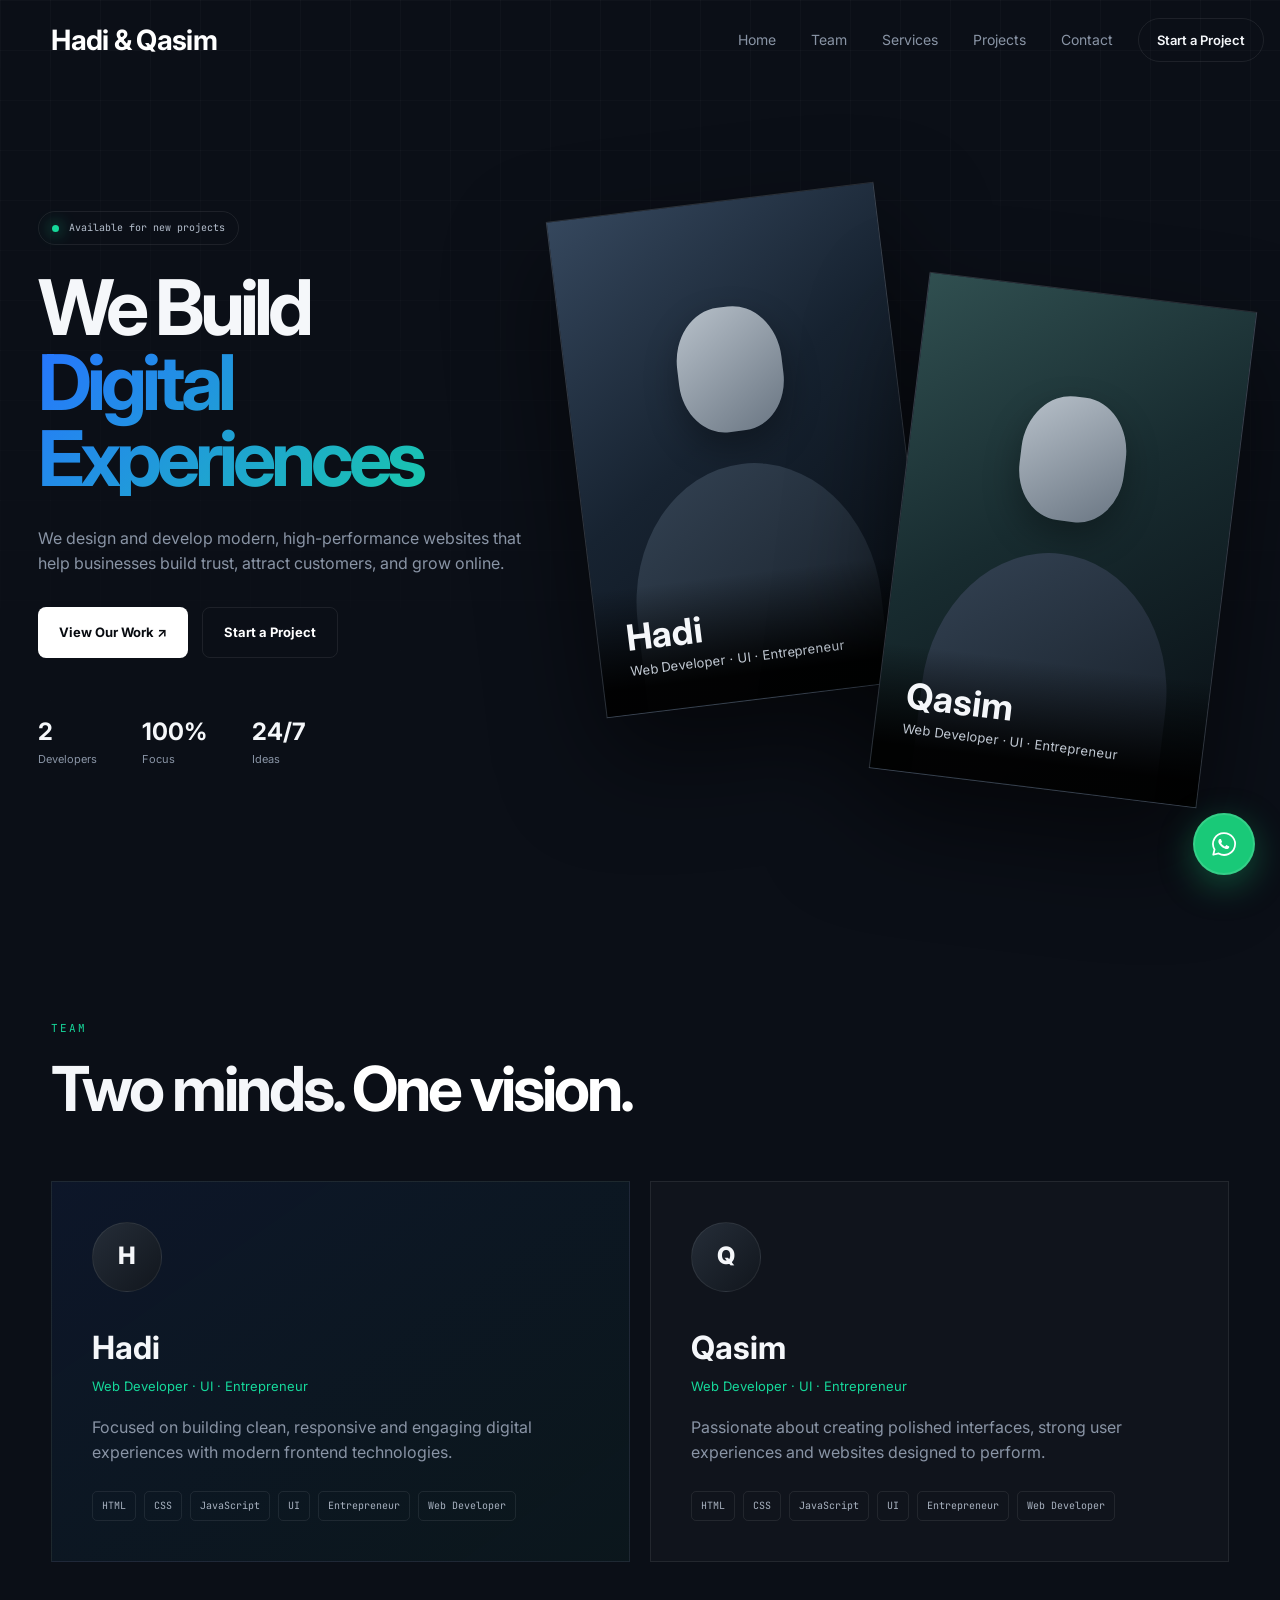
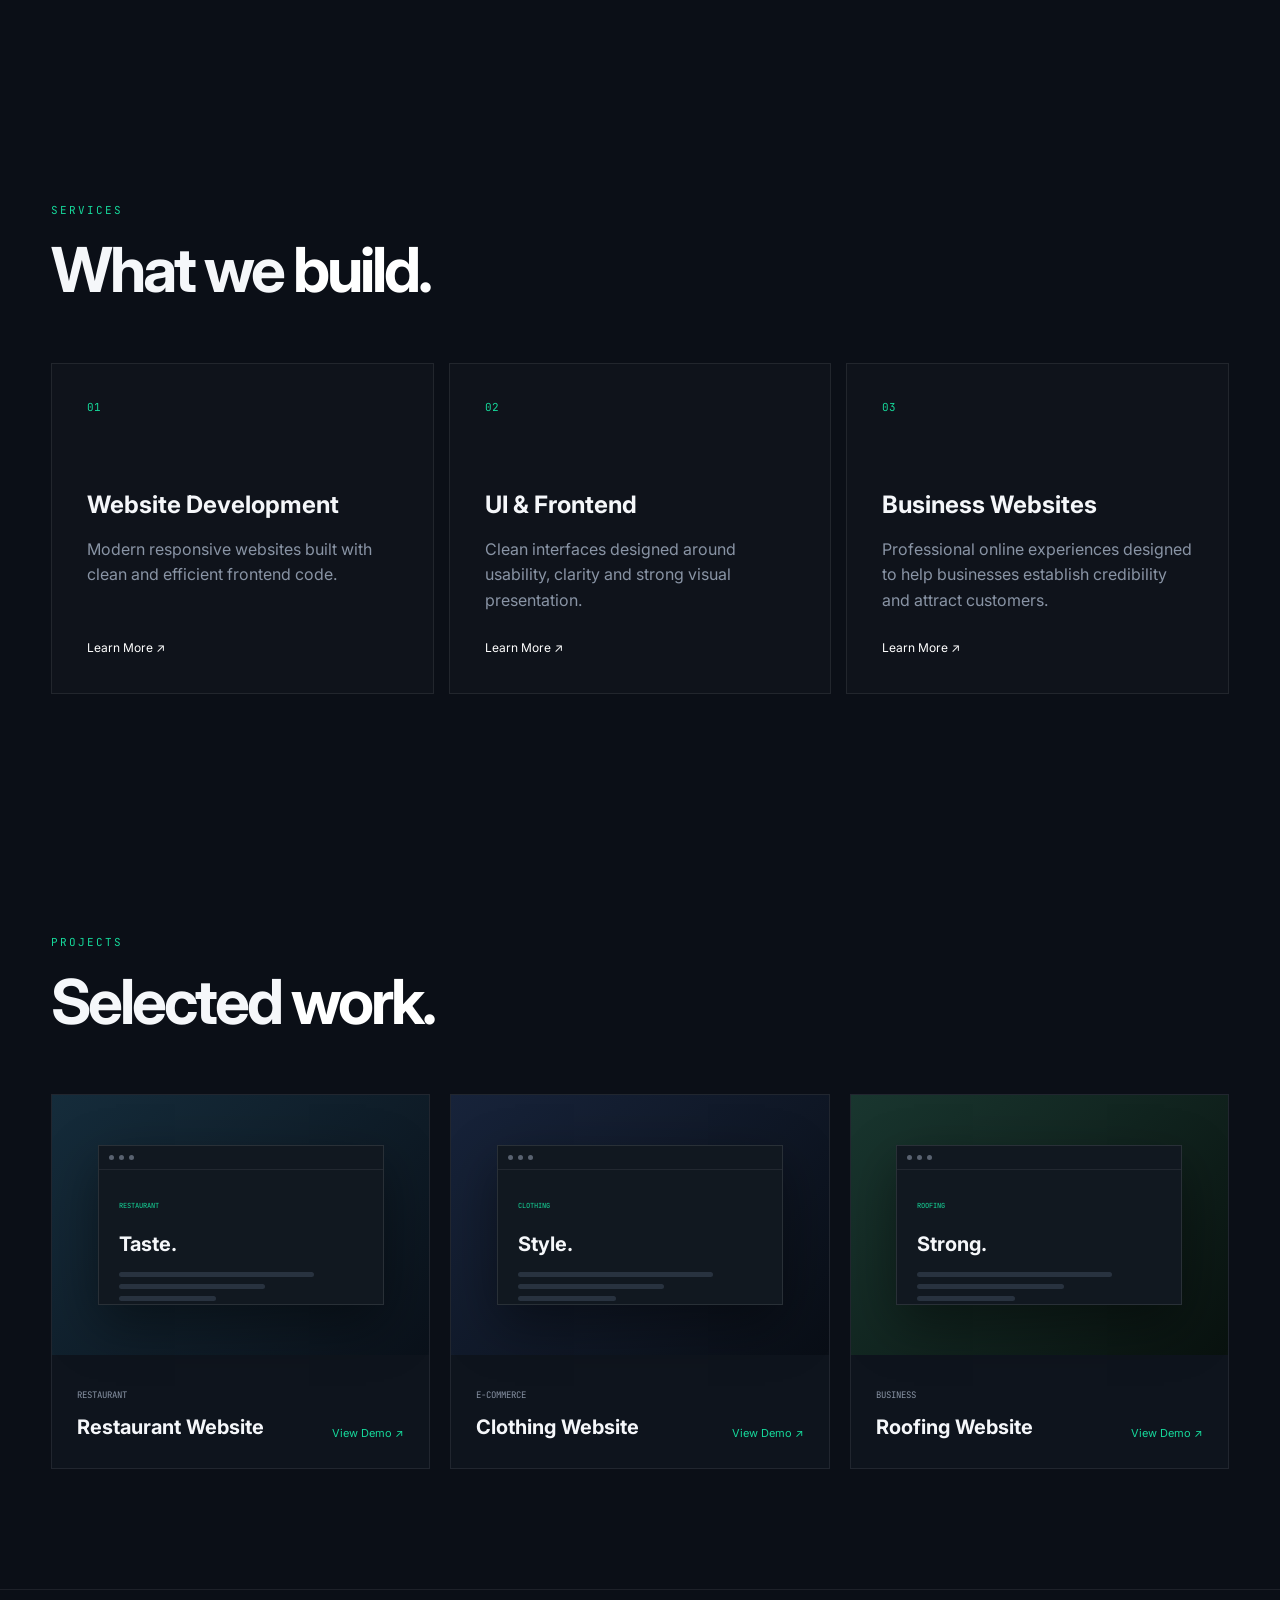
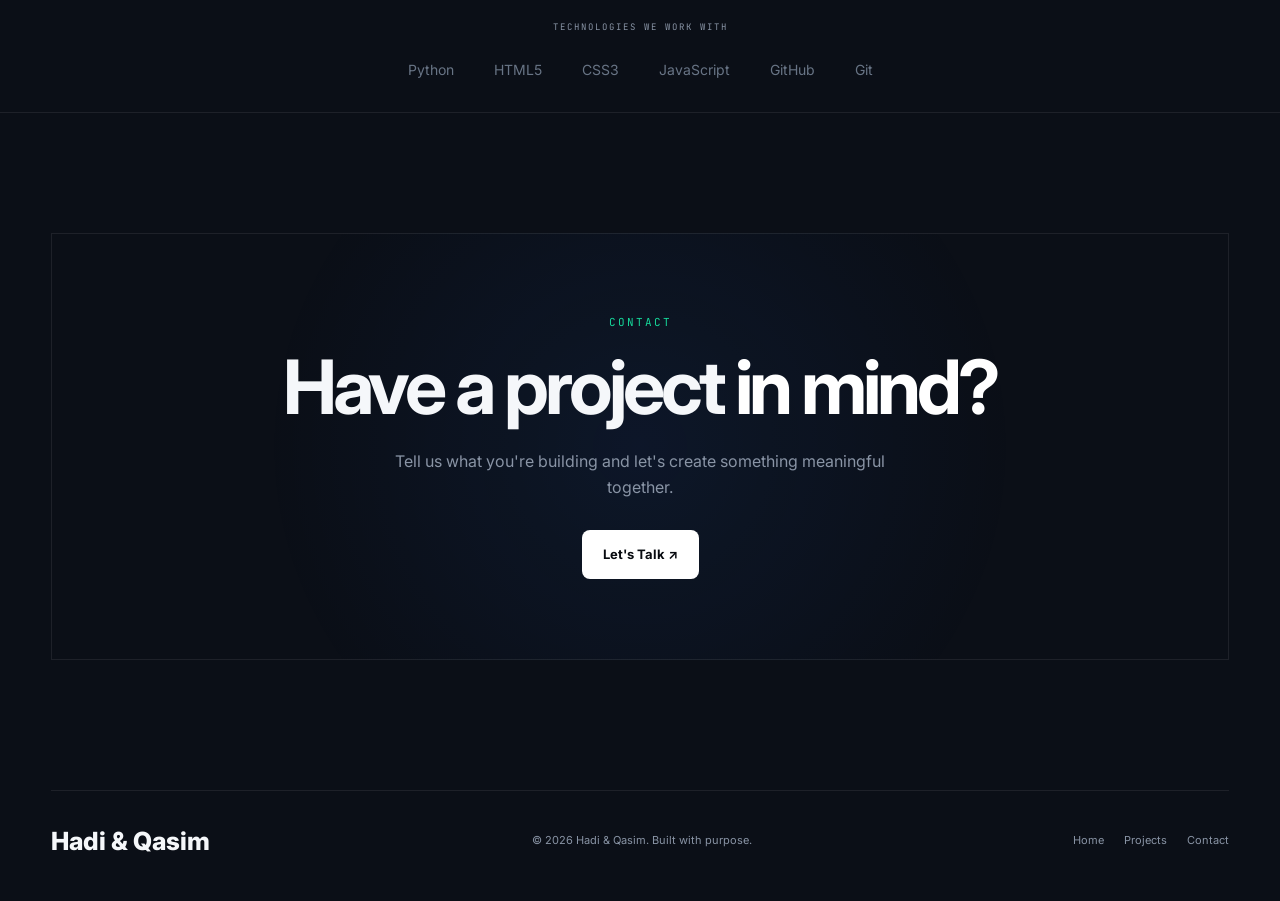
<file: index.html>
<!DOCTYPE html>
<html lang="en">

<head>

    <meta charset="UTF-8">

    <meta
        name="viewport"
        content="width=device-width, initial-scale=1.0"
    >

    <meta
        name="description"
        content="Hadi & Qasim — Web Development Agency creating modern, high-performance digital experiences."
    >

    <meta
        name="keywords"
        content="web development, frontend development, HTML, CSS, JavaScript, UI design, Hadi and Qasim"
    >

    <meta
        name="author"
        content="Hadi & Qasim"
    >

    <title>
        Hadi & Qasim — Web Development Agency
    </title>

    <link
        rel="preconnect"
        href="https://fonts.googleapis.com"
    >

    <link
        rel="preconnect"
        href="https://fonts.gstatic.com"
        crossorigin
    >

    <link
        href="https://fonts.googleapis.com/css2?family=Inter:wght@400;500;600;700;800&family=JetBrains+Mono:wght@400;500&display=swap"
        rel="stylesheet"
    >

    <link
        rel="stylesheet"
        href="style.css"
    >

</head>


<body>


<div class="grid-background"></div>


<!-- =================================
     NAVBAR
================================= -->

<header>

    <nav class="navbar">

        <a
            href="#home"
            class="logo"
        >
            <strong>Hadi & Qasim</strong>
        </a>


        <div
            class="nav-links"
            id="navLinks"
        >

            <a href="#home">
                Home
            </a>

            <a href="#team">
                Team
            </a>

            <a href="#services">
                Services
            </a>

            <a href="#projects">
                Projects
            </a>

            <a href="#contact">
                Contact
            </a>

        </div>


        <a
            href="#contact"
            class="nav-button"
        >
            Start a Project
        </a>


        <button
            class="menu-button"
            id="menuButton"
            aria-label="Open Menu"
        >
            ☰
        </button>

    </nav>

</header>



<!-- =================================
     HERO
================================= -->

<main>

<section
    class="hero"
    id="home"
>

    <div class="hero-content">

        <div class="status-badge">

            <span></span>

            Available for new projects

        </div>


        <h1>

            We Build

            <span>
                Digital Experiences
            </span>

        </h1>


        <p class="hero-text">

            We design and develop modern,
            high-performance websites that help
            businesses build trust, attract customers,
            and grow online.

        </p>


        <div class="hero-buttons">

            <a
                href="#projects"
                class="primary-button"
            >
                View Our Work ↗
            </a>

            <a
                href="#contact"
                class="secondary-button"
            >
                Start a Project
            </a>

        </div>


        <div class="hero-meta">

            <div>

                <strong>
                    2
                </strong>

                <span>
                    Developers
                </span>

            </div>


            <div>

                <strong>
                    100%
                </strong>

                <span>
                    Focus
                </span>

            </div>


            <div>

                <strong>
                    24/7
                </strong>

                <span>
                    Ideas
                </span>

            </div>

        </div>

    </div>



    <!-- =================================
         HERO TEAM
    ================================= -->

    <div class="hero-team">


        <div class="portrait-card portrait-one">

            <div class="portrait-placeholder">

                <div class="portrait-head"></div>

                <div class="portrait-body"></div>

            </div>


            <div class="portrait-info">

                <h3>
                    Hadi
                </h3>

                <p>
                    Web Developer · UI · Entrepreneur
                </p>

            </div>

        </div>



        <div class="portrait-card portrait-two">

            <div class="portrait-placeholder second">

                <div class="portrait-head"></div>

                <div class="portrait-body"></div>

            </div>


            <div class="portrait-info">

                <h3>
                    Qasim
                </h3>

                <p>
                    Web Developer · UI · Entrepreneur
                </p>

            </div>

        </div>


    </div>

</section>



<!-- =================================
     TEAM
================================= -->

<section
    class="section"
    id="team"
>

    <div class="section-heading">

        <div>

            <span class="eyebrow">
                 TEAM
            </span>

            <h2>

                Two minds.

                <span>
                    One vision.
                </span>

            </h2>

        </div>

    </div>


    <div class="team-grid">


        <article class="team-card featured-card">

            <span class="team-number">
                
            </span>


            <div class="mini-avatar">
                H
            </div>


            <h3>
                Hadi
            </h3>


            <div class="role">
                Web Developer · UI · Entrepreneur
            </div>


            <p>
                Focused on building clean,
                responsive and engaging digital
                experiences with modern frontend
                technologies.
            </p>


            <div class="skills">

                <span>HTML</span>
                <span>CSS</span>
                <span>JavaScript</span>
                <span>UI</span>
                <span>Entrepreneur</span>
                <span>Web Developer</span>

            </div>

        </article>



        <article class="team-card">

            <span class="team-number">
                
            </span>


            <div class="mini-avatar">
                Q
            </div>


            <h3>
                Qasim
            </h3>


            <div class="role">
                Web Developer · UI · Entrepreneur
            </div>


            <p>
                Passionate about creating polished
                interfaces, strong user experiences
                and websites designed to perform.
            </p>


            <div class="skills">

                <span>HTML</span>
                <span>CSS</span>
                <span>JavaScript</span>
                <span>UI</span>
                <span>Entrepreneur</span>
                <span>Web Developer</span>

            </div>

        </article>


    </div>

</section>



<!-- =================================
     SERVICES
================================= -->

<section
    class="section"
    id="services"
>

    <div class="section-heading">

        <div>

            <span class="eyebrow">
                SERVICES
            </span>

            <h2>

                What we

                <span>
                    build.
                </span>

            </h2>

        </div>

    </div>


    <div class="services-grid">


        <article class="service-card">

            <span class="service-number">
                01
            </span>

            <h3>
                Website Development
            </h3>

            <p>
                Modern responsive websites built
                with clean and efficient frontend
                code.
            </p>

            <a href="#contact">
                Learn More ↗
            </a>

        </article>



        <article class="service-card">

            <span class="service-number">
                02
            </span>

            <h3>
                UI & Frontend
            </h3>

            <p>
                Clean interfaces designed around
                usability, clarity and strong visual
                presentation.
            </p>

            <a href="#contact">
                Learn More ↗
            </a>

        </article>



        <article class="service-card">

            <span class="service-number">
                03
            </span>

            <h3>
                Business Websites
            </h3>

            <p>
                Professional online experiences
                designed to help businesses establish
                credibility and attract customers.
            </p>

            <a href="#contact">
                Learn More ↗
            </a>

        </article>


    </div>

</section>



<!-- =================================
     PROJECTS
================================= -->

<section
    class="section"
    id="projects"
>

    <div class="section-heading">

        <div>

            <span class="eyebrow">
                 PROJECTS
            </span>

            <h2>

                Selected

                <span>
                    work.
                </span>

            </h2>

        </div>

    </div>


    <div class="projects-grid">


        <article class="project-card">

            <div class="project-image project-one">

                <div class="project-window">

                    <div class="window-top">

                        <span></span>
                        <span></span>
                        <span></span>

                    </div>


                    <div class="fake-content">

                        <small>
                            RESTAURANT
                        </small>

                        <h3>
                            Taste.
                        </h3>

                        <div></div>
                        <div></div>
                        <div></div>

                    </div>

                </div>

            </div>


            <div class="project-info">

                <div>

                    <span class="project-category">
                        RESTAURANT
                    </span>

                    <h3>
                        Restaurant Website
                    </h3>

                </div>


                <a
                    href="./projects/restaurant/index.html"
                    class="project-link"
                >
                    View Demo ↗
                </a>

            </div>

        </article>



        <article class="project-card">

            <div class="project-image project-two">

                <div class="project-window">

                    <div class="window-top">

                        <span></span>
                        <span></span>
                        <span></span>

                    </div>


                    <div class="fake-content">

                        <small>
                            CLOTHING
                        </small>

                        <h3>
                            Style.
                        </h3>

                        <div></div>
                        <div></div>
                        <div></div>

                    </div>

                </div>

            </div>


            <div class="project-info">

                <div>

                    <span class="project-category">
                        E-COMMERCE
                    </span>

                    <h3>
                        Clothing Website
                    </h3>

                </div>


                <a
                    href="./projects/restaurant/clothing/index.html"
                    class="project-link"
                >
                    View Demo ↗
                </a>

            </div>

        </article>



        <article class="project-card">

            <div class="project-image project-three">

                <div class="project-window">

                    <div class="window-top">

                        <span></span>
                        <span></span>
                        <span></span>

                    </div>


                    <div class="fake-content">

                        <small>
                            ROOFING
                        </small>

                        <h3>
                            Strong.
                        </h3>

                        <div></div>
                        <div></div>
                        <div></div>

                    </div>

                </div>

            </div>


            <div class="project-info">

                <div>

                    <span class="project-category">
                        BUSINESS
                    </span>

                    <h3>
                        Roofing Website
                    </h3>

                </div>


                <a
                    href="./projects/restaurant/roofing/index.html"
                    class="project-link"
                >
                    View Demo ↗
                </a>

            </div>

        </article>


    </div>

</section>



<!-- =================================
     TECHNOLOGY
================================= -->

<section class="tech-section">

    <div class="tech-title">
        TECHNOLOGIES WE WORK WITH
    </div>


    <div class="tech-list">


        <span>Python</span>
        <span>HTML5</span>
        <span>CSS3</span>
        <span>JavaScript</span>
        <span>GitHub</span>
        <span>Git</span>
        

    </div>

</section>



<!-- =================================
     CONTACT
================================= -->

<section
    class="section contact-section"
    id="contact"
>

    <div class="contact-box">

        <span class="eyebrow">
            CONTACT
        </span>


        <h2>

            Have a project

            <span>
                in mind?
            </span>

        </h2>


        <p>

            Tell us what you're building and
            let's create something meaningful
            together.

        </p>


        <a
            href="mailto:hello@example.com"
            class="primary-button"
        >
            Let's Talk ↗
        </a>

    </div>

</section>


</main>



<!-- =================================
     WHATSAPP
================================= -->

<a
    href="https://wa.me/03188225001"
    class="whatsapp-button"
    aria-label="Contact us on WhatsApp"
>

    <svg
        viewBox="0 0 32 32"
        width="28"
        height="28"
        aria-hidden="true"
    >

        <path
            fill="none"
            stroke="white"
            stroke-width="2"
            stroke-linecap="round"
            stroke-linejoin="round"
            d="M16 3.5a12.5 12.5 0 0 0-10.8 18.8L3.7 28.3l6.2-1.5A12.5 12.5 0 1 0 16 3.5Z"
        />

        <path
            fill="white"
            d="M21.3 18.3c-.3-.15-1.8-.9-2.1-1-.3-.1-.5-.15-.7.15-.2.3-.8 1-1 1.2-.2.2-.35.23-.65.08-.3-.15-1.25-.46-2.38-1.46-.88-.78-1.47-1.74-1.64-2.04-.17-.3-.02-.46.13-.6.13-.13.3-.35.45-.52.15-.17.2-.3.3-.5.1-.2.05-.38-.03-.53-.08-.15-.7-1.67-.96-2.29-.25-.6-.5-.52-.7-.53h-.58c-.2 0-.53.08-.81.38-.28.3-1.07 1.04-1.07 2.54s1.1 2.94 1.25 3.14c.15.2 2.16 3.3 5.23 4.63.73.32 1.3.51 1.75.65.74.24 1.41.2 1.94.12.59-.09 1.8-.74 2.05-1.45.25-.72.25-1.33.18-1.46-.07-.13-.27-.2-.55-.34Z"
        />

    </svg>

</a>



<!-- =================================
     FOOTER
================================= -->

<footer>

    <div class="footer-logo">
        Hadi & Qasim
    </div>


    <p>
        © 2026 Hadi & Qasim. Built with purpose.
    </p>


    <div class="footer-links">

        <a href="#home">
            Home
        </a>

        <a href="#projects">
            Projects
        </a>

        <a href="#contact">
            Contact
        </a>

    </div>

</footer>



<!-- =================================
     DEMO MODAL
================================= -->

<div
    class="demo-modal"
    id="demoModal"
>

    <div class="demo-box">

        <button
            class="close-modal"
            onclick="closeDemo()"
        >
            ×
        </button>


        <h3 id="demoTitle">
            Project Demo
        </h3>


        <p>
            This project demo is currently
            being prepared.
        </p>


        <a
            href="#contact"
            class="primary-button"
            onclick="closeDemo()"
        >
            Start a Project
        </a>

    </div>

</div>



<script src="script.js"></script>

</body>

</html>
</file>
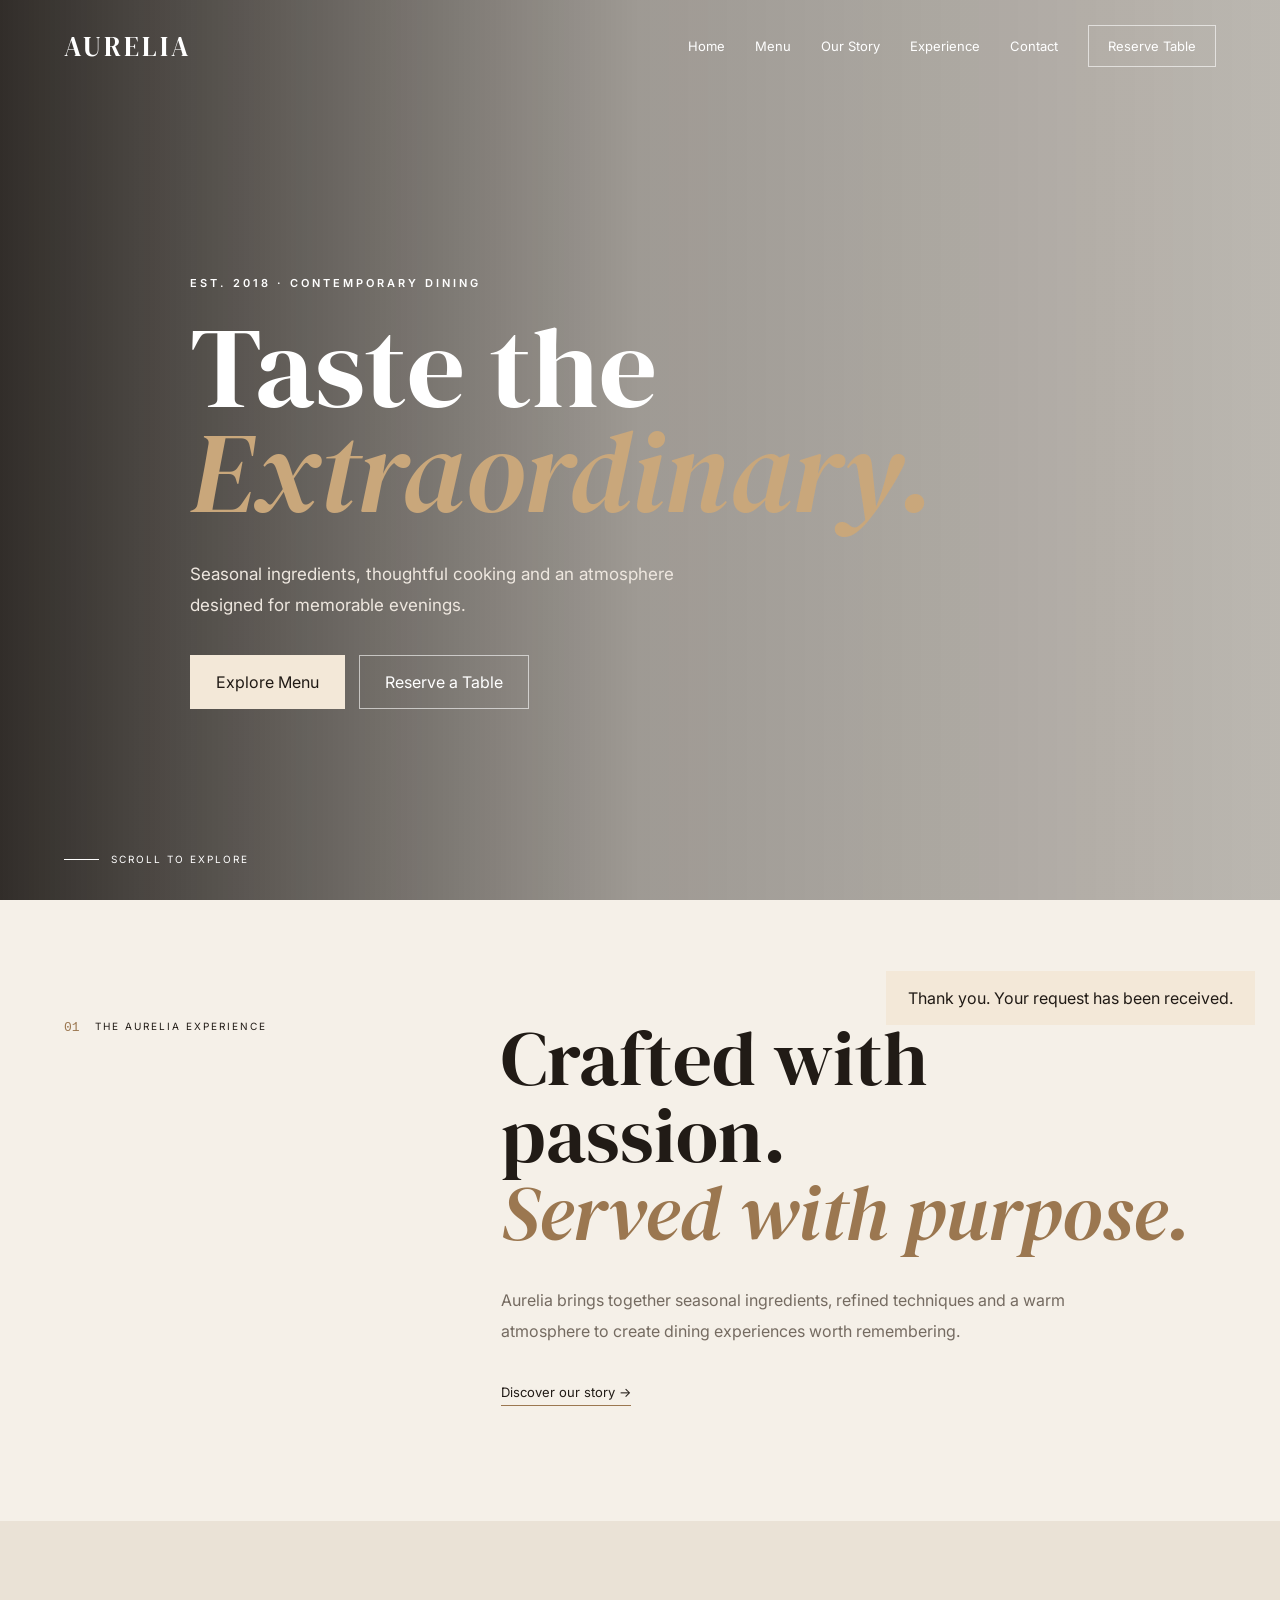
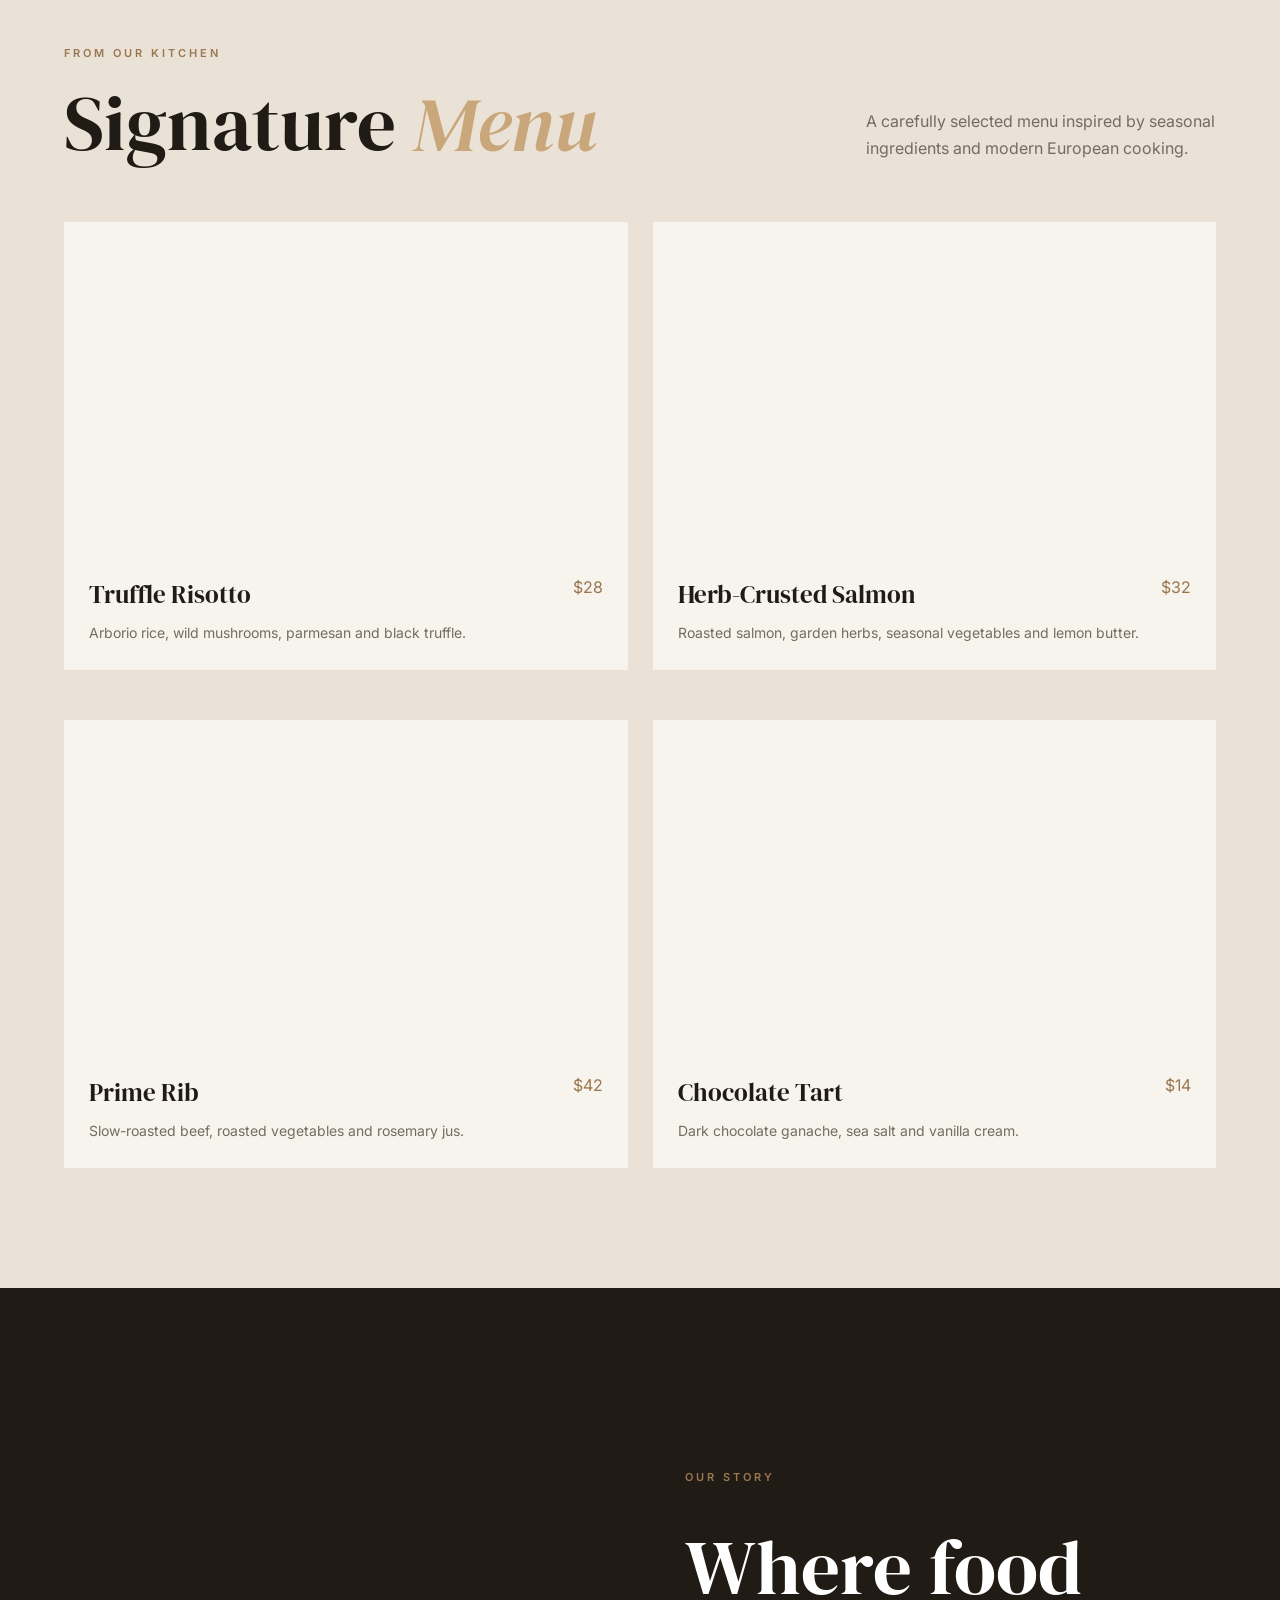
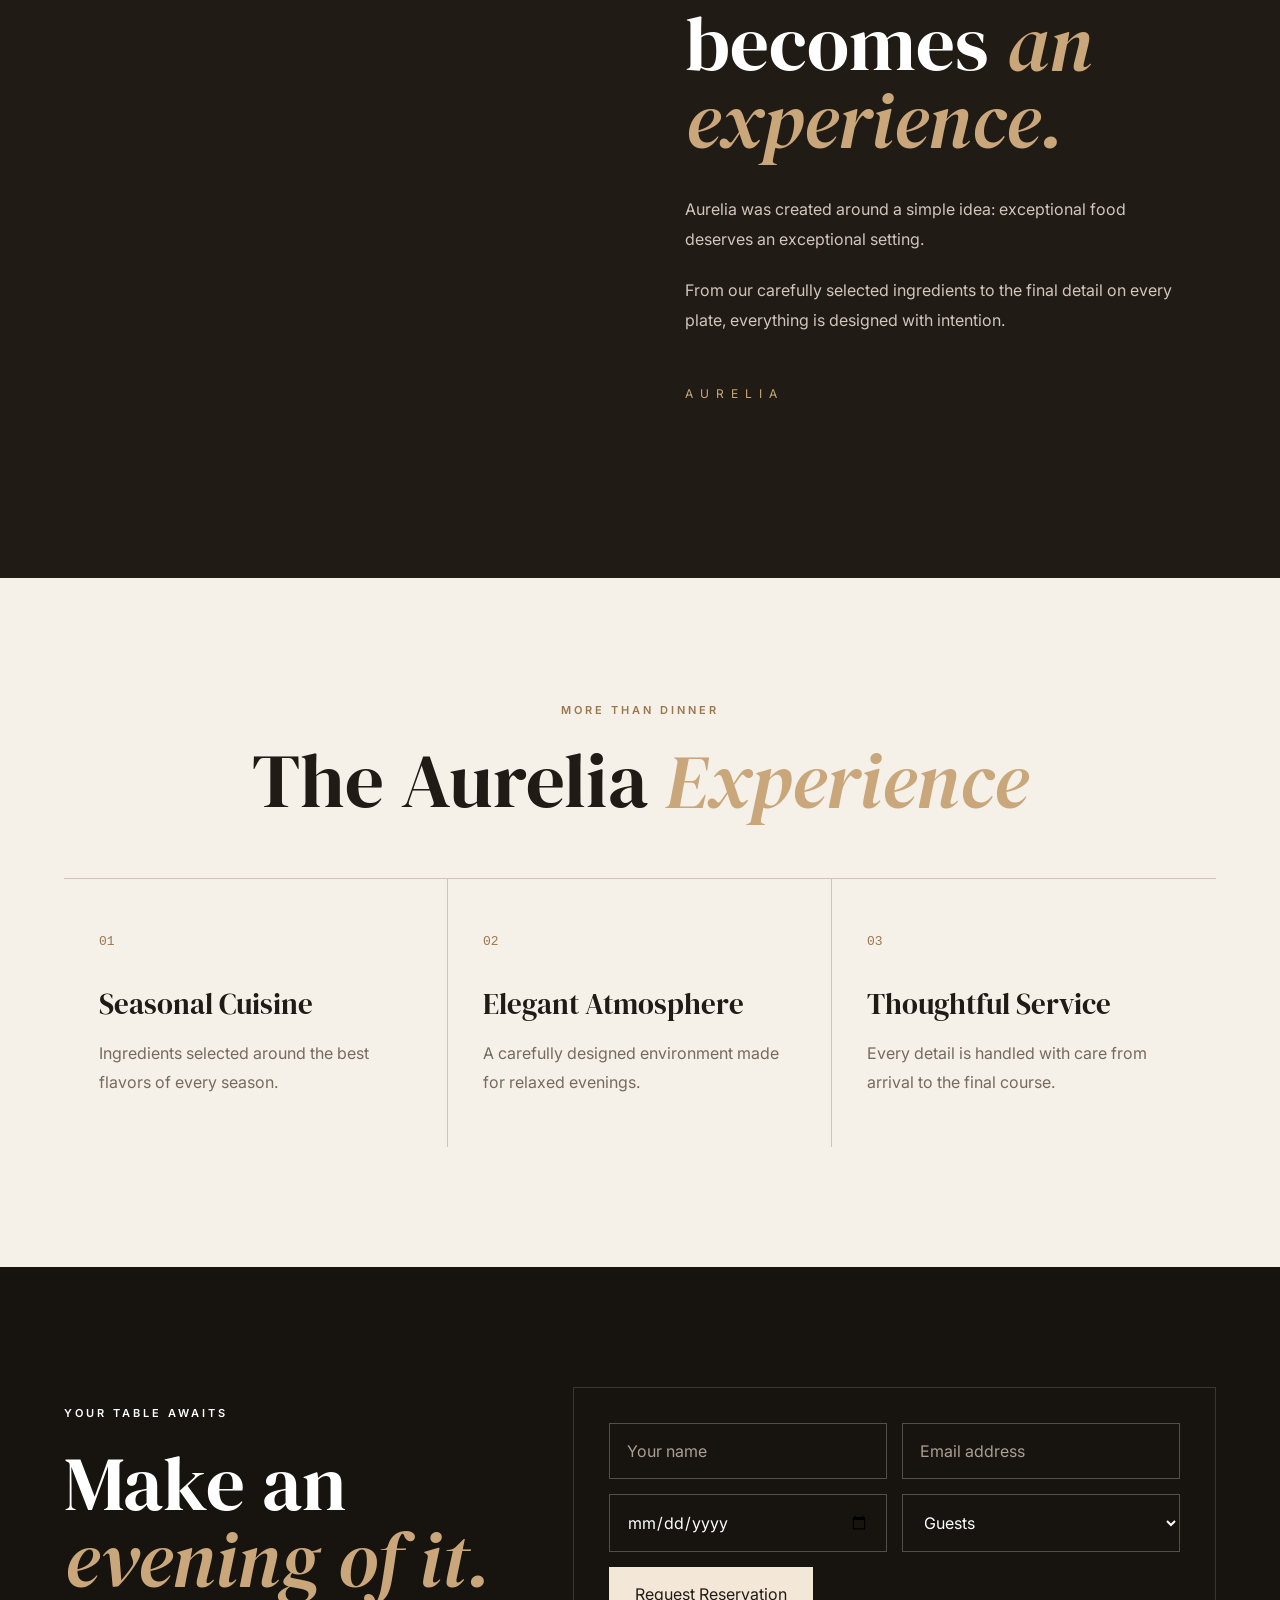
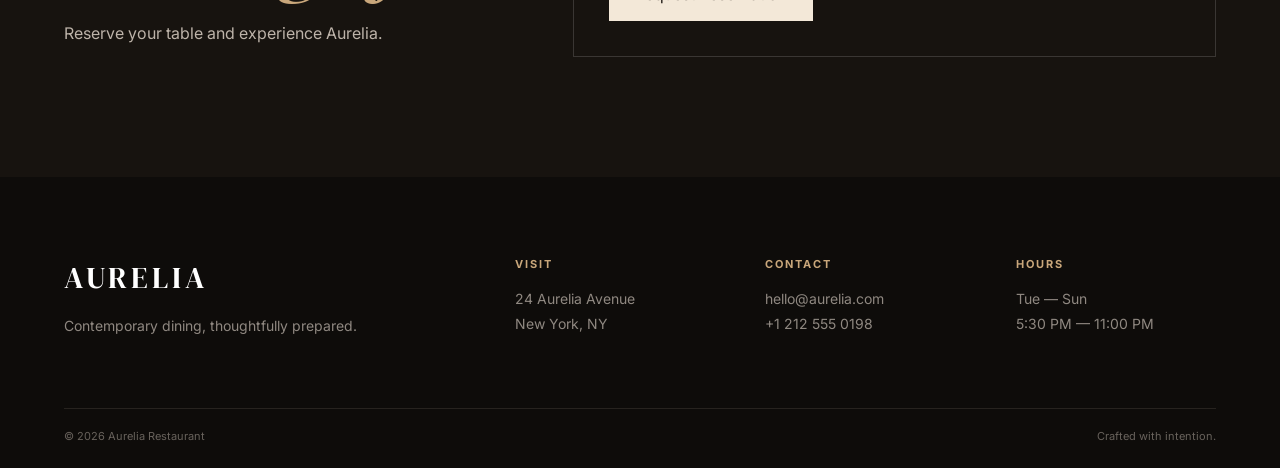
<file: projects/restaurant/index.html>
<!DOCTYPE html>
<html lang="en">
<head>
    <meta charset="UTF-8">

    <meta name="viewport" content="width=device-width, initial-scale=1.0">

    <title>Aurelia — Fine Dining Restaurant</title>

    <meta
        name="description"
        content="Aurelia is a refined dining experience featuring seasonal cuisine, elegant interiors and unforgettable evenings."
    >

    <meta
        name="keywords"
        content="Aurelia restaurant, fine dining, luxury restaurant, modern restaurant, dining"
    >

    <meta name="theme-color" content="#17130f">

    <link rel="preconnect" href="https://fonts.googleapis.com">
    <link rel="preconnect" href="https://fonts.gstatic.com" crossorigin>

    <link
        href="https://fonts.googleapis.com/css2?family=DM+Serif+Display&family=Inter:wght@300;400;500;600;700&display=swap"
        rel="stylesheet"
    >

    <link rel="stylesheet" href="style.css">
</head>

<body>

<!-- NAVBAR -->
<header class="navbar" id="navbar">
    <div class="nav-container">

        <a href="#home" class="logo">
            AURELIA
        </a>

        <button class="menu-btn" id="menuBtn" aria-label="Open menu">
            <span></span>
            <span></span>
        </button>

        <nav class="nav-links" id="navLinks">
            <a href="#home">Home</a>
            <a href="#menu">Menu</a>
            <a href="#story">Our Story</a>
            <a href="#experience">Experience</a>
            <a href="#contact">Contact</a>

            <a href="#reservation" class="nav-cta">
                Reserve Table
            </a>
        </nav>

    </div>
</header>


<!-- HERO -->
<section class="hero" id="home">

    <div class="hero-image"></div>

    <div class="hero-overlay"></div>

    <div class="hero-content reveal">

        <span class="eyebrow">
            EST. 2018 · CONTEMPORARY DINING
        </span>

        <h1>
            Taste the
            <em>Extraordinary.</em>
        </h1>

        <p>
            Seasonal ingredients, thoughtful cooking and an atmosphere
            designed for memorable evenings.
        </p>

        <div class="hero-buttons">

            <a href="#menu" class="btn btn-light">
                Explore Menu
            </a>

            <a href="#reservation" class="btn btn-outline">
                Reserve a Table
            </a>

        </div>

    </div>

    <div class="scroll-indicator">
        <span></span>
        Scroll to explore
    </div>

</section>


<!-- INTRO -->
<section class="intro section">

    <div class="container intro-grid">

        <div class="intro-label reveal">
            <span>01</span>
            <p>THE AURELIA EXPERIENCE</p>
        </div>

        <div class="intro-content reveal">

            <h2>
                Crafted with passion.
                <span>Served with purpose.</span>
            </h2>

            <p>
                Aurelia brings together seasonal ingredients, refined
                techniques and a warm atmosphere to create dining
                experiences worth remembering.
            </p>

            <a href="#story" class="text-link">
                Discover our story →
            </a>

        </div>

    </div>

</section>


<!-- MENU -->
<section class="menu-section section" id="menu">

    <div class="container">

        <div class="section-heading reveal">

            <div>
                <span class="eyebrow dark">
                    FROM OUR KITCHEN
                </span>

                <h2>
                    Signature
                    <em>Menu</em>
                </h2>
            </div>

            <p>
                A carefully selected menu inspired by seasonal
                ingredients and modern European cooking.
            </p>

        </div>


        <div class="menu-grid">

            <article class="menu-card reveal">

                <div class="menu-image image-one"></div>

                <div class="menu-info">

                    <div class="menu-title">
                        <h3>Truffle Risotto</h3>
                        <span>$28</span>
                    </div>

                    <p>
                        Arborio rice, wild mushrooms, parmesan
                        and black truffle.
                    </p>

                </div>

            </article>


            <article class="menu-card reveal">

                <div class="menu-image image-two"></div>

                <div class="menu-info">

                    <div class="menu-title">
                        <h3>Herb-Crusted Salmon</h3>
                        <span>$32</span>
                    </div>

                    <p>
                        Roasted salmon, garden herbs, seasonal
                        vegetables and lemon butter.
                    </p>

                </div>

            </article>


            <article class="menu-card reveal">

                <div class="menu-image image-three"></div>

                <div class="menu-info">

                    <div class="menu-title">
                        <h3>Prime Rib</h3>
                        <span>$42</span>
                    </div>

                    <p>
                        Slow-roasted beef, roasted vegetables
                        and rosemary jus.
                    </p>

                </div>

            </article>


            <article class="menu-card reveal">

                <div class="menu-image image-four"></div>

                <div class="menu-info">

                    <div class="menu-title">
                        <h3>Chocolate Tart</h3>
                        <span>$14</span>
                    </div>

                    <p>
                        Dark chocolate ganache, sea salt and
                        vanilla cream.
                    </p>

                </div>

            </article>

        </div>

    </div>

</section>


<!-- STORY -->
<section class="story section" id="story">

    <div class="container story-grid">

        <div class="story-image reveal"></div>

        <div class="story-content reveal">

            <span class="eyebrow dark">
                OUR STORY
            </span>

            <h2>
                Where food becomes
                <em>an experience.</em>
            </h2>

            <p>
                Aurelia was created around a simple idea:
                exceptional food deserves an exceptional setting.
            </p>

            <p>
                From our carefully selected ingredients to the
                final detail on every plate, everything is designed
                with intention.
            </p>

            <div class="story-signature">
                AURELIA
            </div>

        </div>

    </div>

</section>


<!-- EXPERIENCE -->
<section class="experience section" id="experience">

    <div class="container">

        <div class="section-heading centered reveal">

            <span class="eyebrow dark">
                MORE THAN DINNER
            </span>

            <h2>
                The Aurelia
                <em>Experience</em>
            </h2>

        </div>


        <div class="experience-grid">

            <article class="experience-card reveal">
                <span>01</span>
                <h3>Seasonal Cuisine</h3>
                <p>
                    Ingredients selected around the best
                    flavors of every season.
                </p>
            </article>

            <article class="experience-card reveal">
                <span>02</span>
                <h3>Elegant Atmosphere</h3>
                <p>
                    A carefully designed environment made
                    for relaxed evenings.
                </p>
            </article>

            <article class="experience-card reveal">
                <span>03</span>
                <h3>Thoughtful Service</h3>
                <p>
                    Every detail is handled with care from
                    arrival to the final course.
                </p>
            </article>

        </div>

    </div>

</section>


<!-- RESERVATION -->
<section class="reservation section" id="reservation">

    <div class="container reservation-box">

        <div class="reservation-content reveal">

            <span class="eyebrow">
                YOUR TABLE AWAITS
            </span>

            <h2>
                Make an
                <em>evening of it.</em>
            </h2>

            <p>
                Reserve your table and experience Aurelia.
            </p>

        </div>


        <form class="reservation-form reveal" id="reservationForm">

            <div class="form-row">

                <input
                    type="text"
                    placeholder="Your name"
                    required
                >

                <input
                    type="email"
                    placeholder="Email address"
                    required
                >

            </div>


            <div class="form-row">

                <input
                    type="date"
                    required
                >

                <select required>
                    <option value="">Guests</option>
                    <option>2 Guests</option>
                    <option>3 Guests</option>
                    <option>4 Guests</option>
                    <option>5 Guests</option>
                    <option>6+ Guests</option>
                </select>

            </div>


            <button type="submit" class="btn btn-light">
                Request Reservation
            </button>

        </form>

    </div>

</section>


<!-- FOOTER -->
<footer id="contact">

    <div class="container footer-grid">

        <div>
            <div class="footer-logo">
                AURELIA
            </div>

            <p>
                Contemporary dining,
                thoughtfully prepared.
            </p>
        </div>


        <div>
            <h4>Visit</h4>

            <p>
                24 Aurelia Avenue<br>
                New York, NY
            </p>
        </div>


        <div>
            <h4>Contact</h4>

            <p>
                hello@aurelia.com<br>
                +1 212 555 0198
            </p>
        </div>


        <div>
            <h4>Hours</h4>

            <p>
                Tue — Sun<br>
                5:30 PM — 11:00 PM
            </p>
        </div>

    </div>


    <div class="footer-bottom container">

        <span>
            © 2026 Aurelia Restaurant
        </span>

        <span>
            Crafted with intention.
        </span>

    </div>

</footer>


<div class="toast" id="toast">
    Thank you. Your request has been received.
</div>


<script src="script.js"></script>

</body>
</html>
</file>
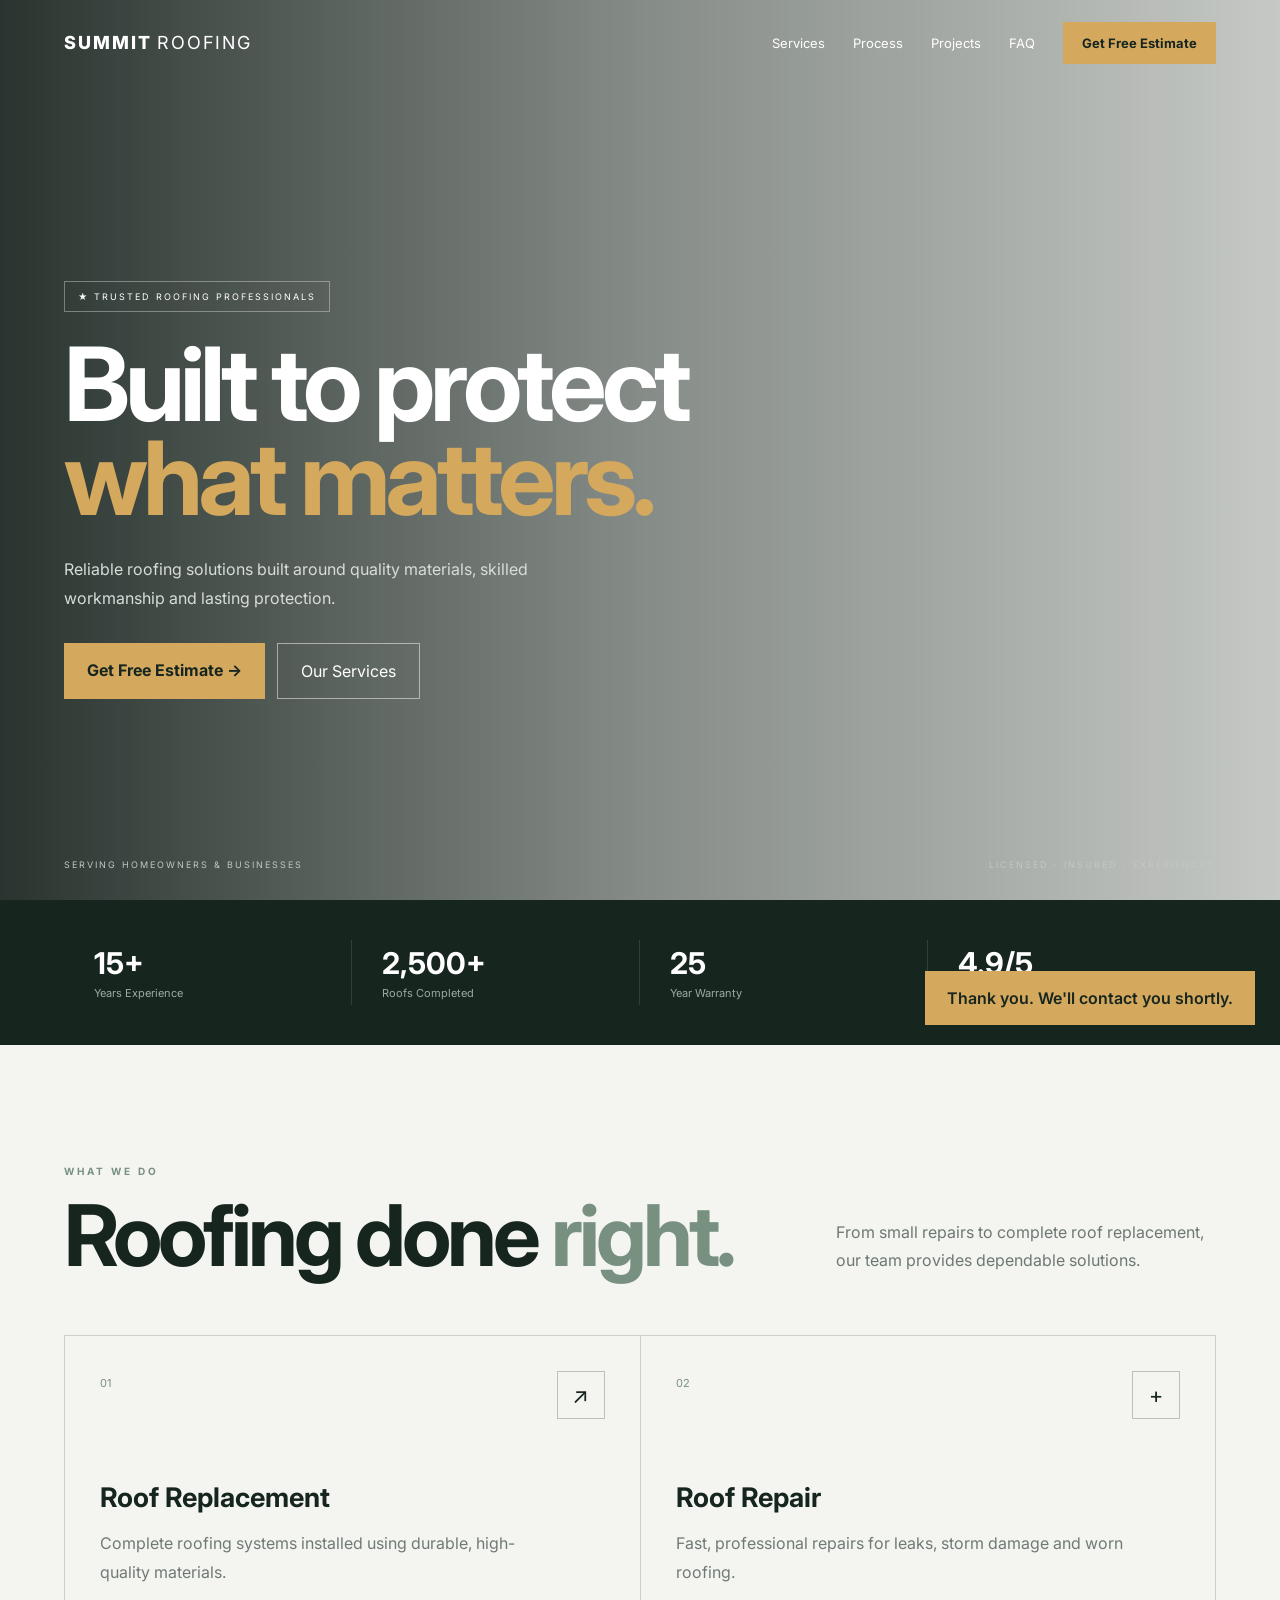
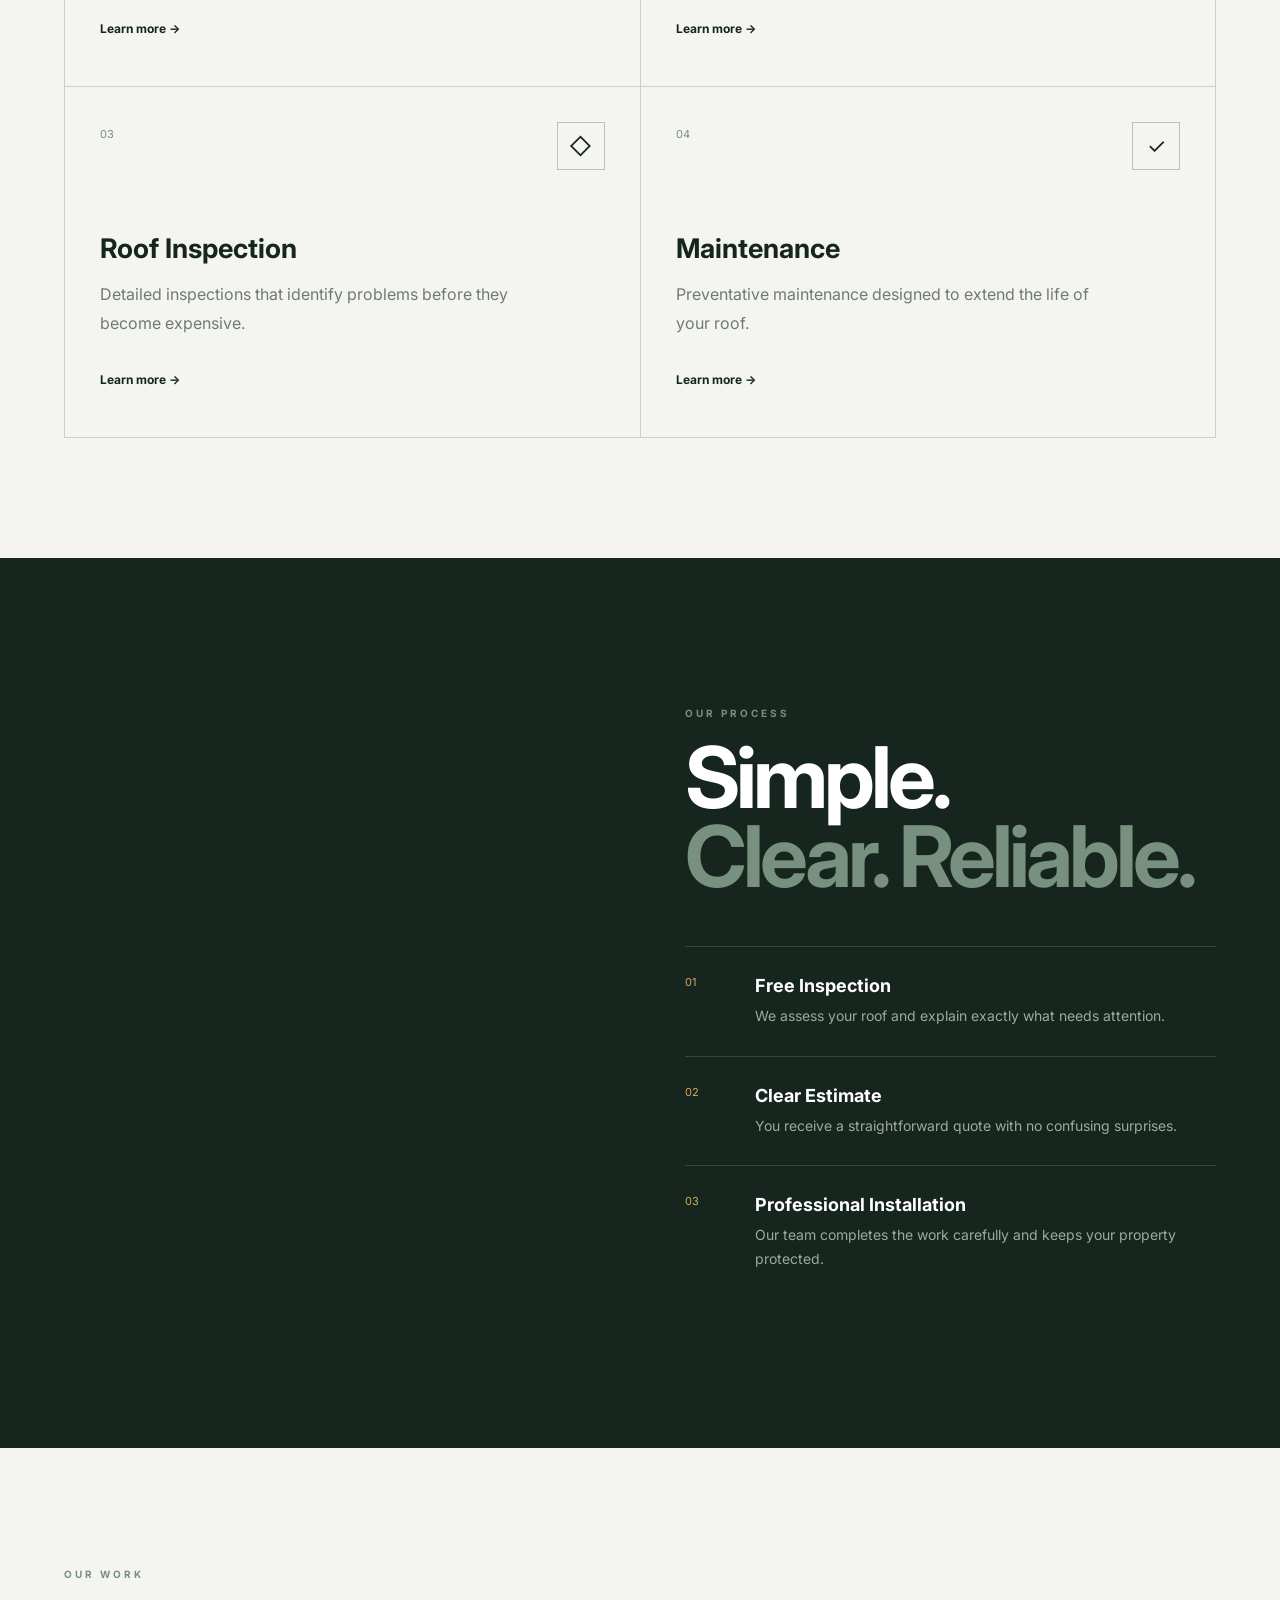
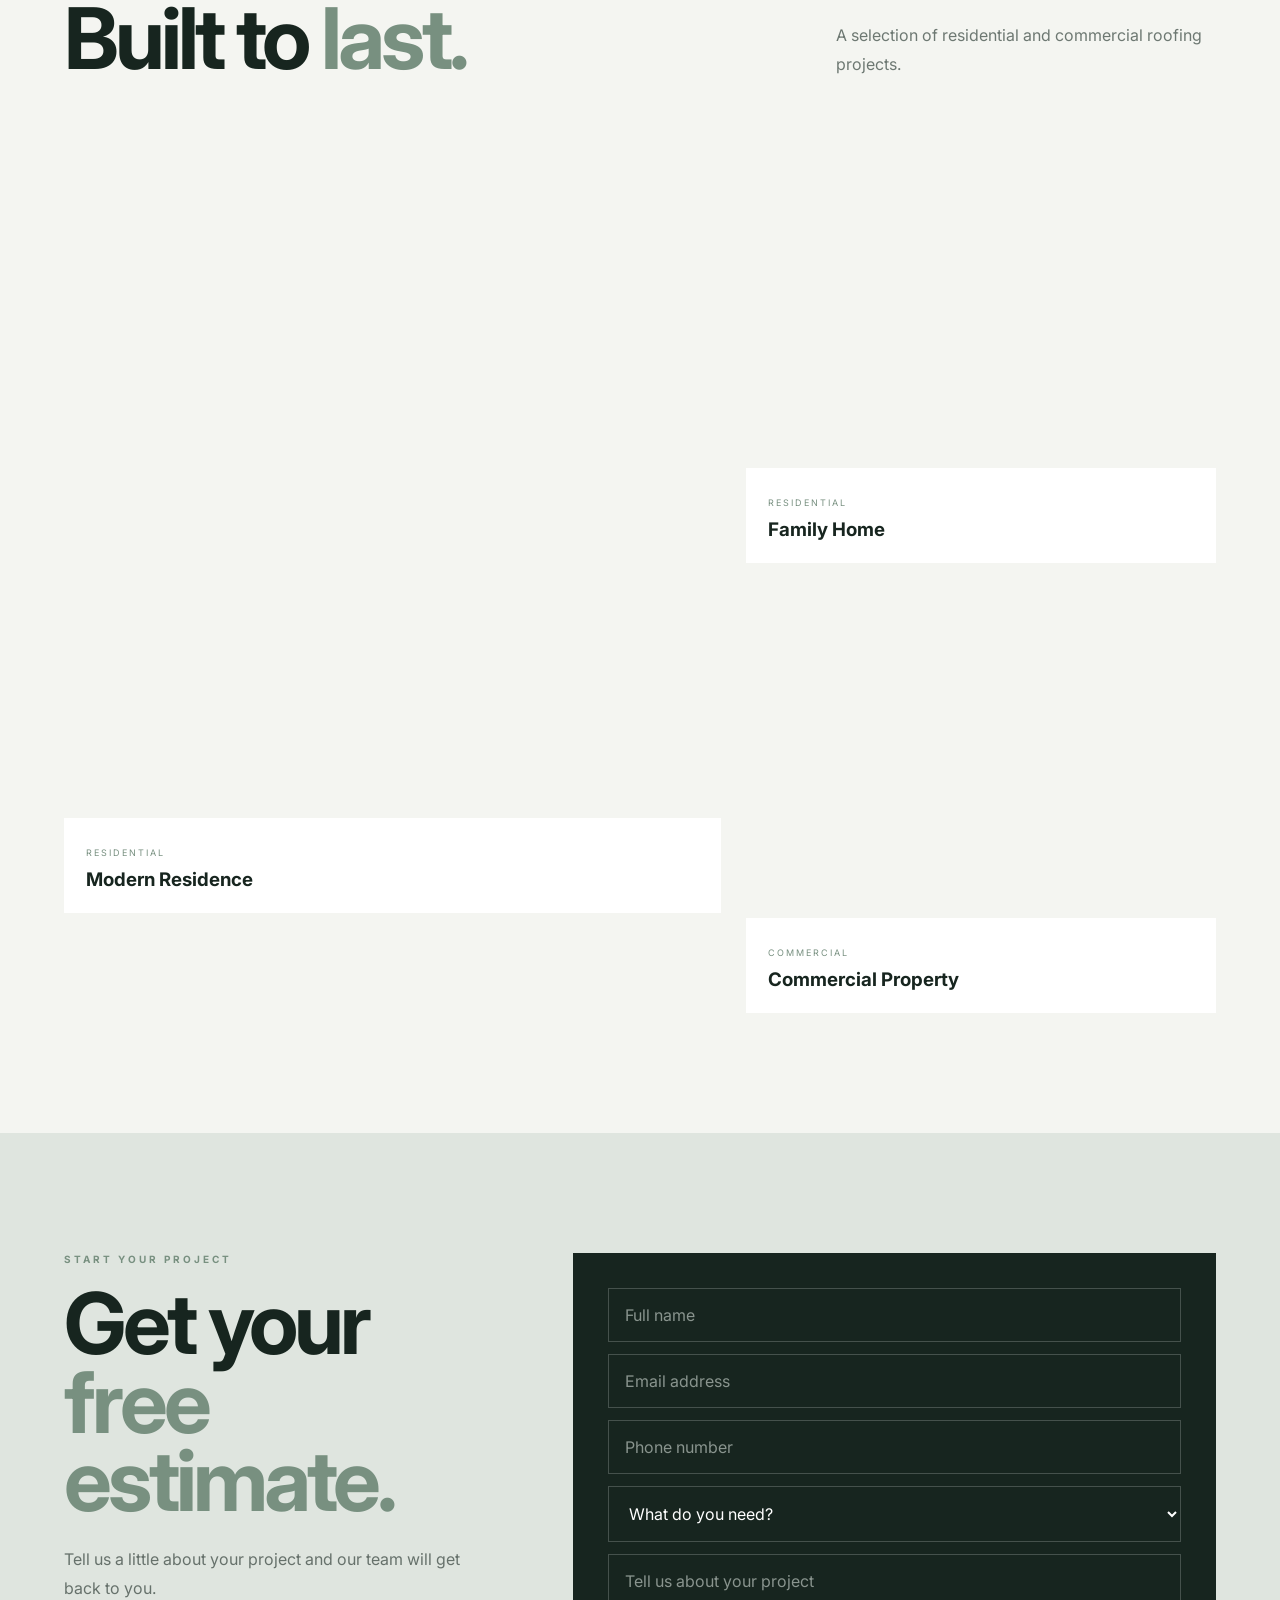
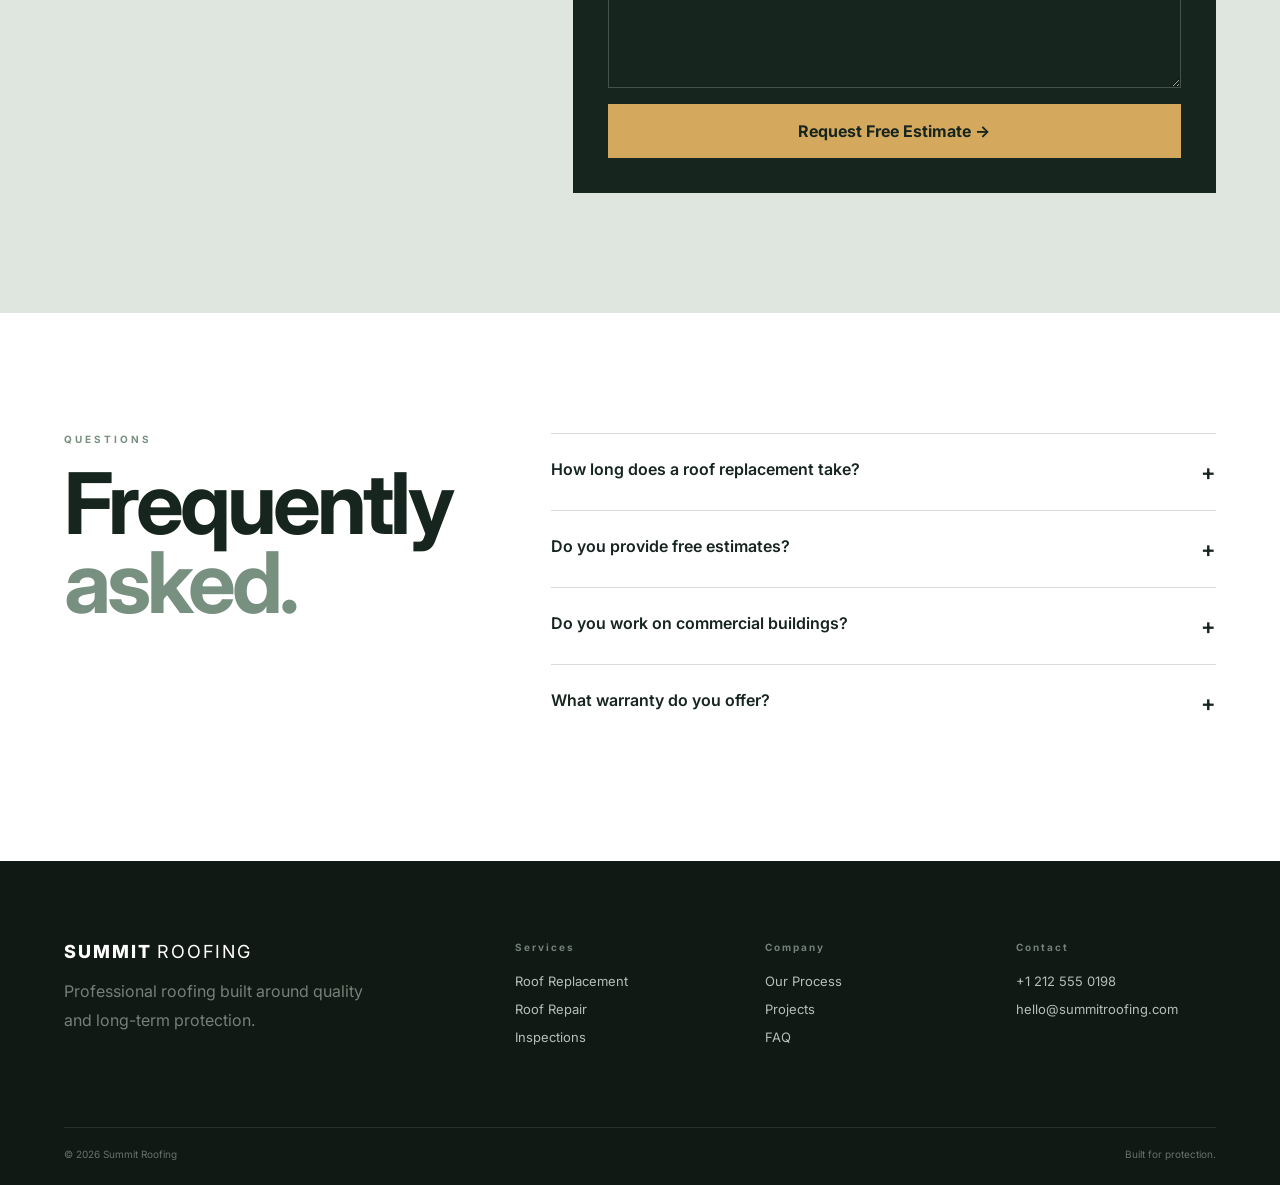
<file: projects/restaurant/roofing/index.html>
<!DOCTYPE html>
<html lang="en">

<head>

    <meta charset="UTF-8">

    <meta name="viewport" content="width=device-width, initial-scale=1.0">

    <title>Summit Roofing — Professional Roofing Services</title>

    <meta
        name="description"
        content="Summit Roofing provides professional roof replacement, repair, inspection and maintenance services for residential and commercial properties."
    >

    <meta
        name="keywords"
        content="roofing company, roof repair, roof replacement, roof inspection, roofing contractor"
    >

    <meta name="theme-color" content="#17251f">

    <link rel="preconnect" href="https://fonts.googleapis.com">
    <link rel="preconnect" href="https://fonts.gstatic.com" crossorigin>

    <link
        href="https://fonts.googleapis.com/css2?family=Inter:wght@300;400;500;600;700;800&display=swap"
        rel="stylesheet"
    >

    <link rel="stylesheet" href="style.css">

</head>

<body>


<!-- NAV -->

<header class="navbar" id="navbar">

    <div class="nav-container">

        <a href="#home" class="logo">
            SUMMIT<span>ROOFING</span>
        </a>

        <button class="menu-btn" id="menuBtn">

            <span></span>
            <span></span>

        </button>

        <nav id="navLinks">

            <a href="#services">Services</a>
            <a href="#process">Process</a>
            <a href="#projects">Projects</a>
            <a href="#faq">FAQ</a>

            <a href="#estimate" class="estimate-btn">
                Get Free Estimate
            </a>

        </nav>

    </div>

</header>


<!-- HERO -->

<section class="hero" id="home">

    <div class="hero-image"></div>

    <div class="hero-overlay"></div>

    <div class="hero-content reveal">

        <div class="hero-badge">
            ★ TRUSTED ROOFING PROFESSIONALS
        </div>

        <h1>
            Built to protect
            <span>what matters.</span>
        </h1>

        <p>
            Reliable roofing solutions built around quality
            materials, skilled workmanship and lasting protection.
        </p>

        <div class="hero-buttons">

            <a href="#estimate" class="primary-btn">
                Get Free Estimate →
            </a>

            <a href="#services" class="secondary-btn">
                Our Services
            </a>

        </div>

    </div>

    <div class="hero-bottom">

        <span>
            SERVING HOMEOWNERS & BUSINESSES
        </span>

        <span>
            LICENSED · INSURED · EXPERIENCED
        </span>

    </div>

</section>


<!-- TRUST -->

<section class="trust">

    <div class="container trust-grid">

        <div>
            <strong>15+</strong>
            <span>Years Experience</span>
        </div>

        <div>
            <strong>2,500+</strong>
            <span>Roofs Completed</span>
        </div>

        <div>
            <strong>25</strong>
            <span>Year Warranty</span>
        </div>

        <div>
            <strong>4.9/5</strong>
            <span>Customer Rating</span>
        </div>

    </div>

</section>


<!-- SERVICES -->

<section class="services section" id="services">

    <div class="container">

        <div class="section-heading reveal">

            <div>

                <p class="eyebrow">
                    WHAT WE DO
                </p>

                <h2>
                    Roofing done
                    <span>right.</span>
                </h2>

            </div>

            <p>
                From small repairs to complete roof replacement,
                our team provides dependable solutions.
            </p>

        </div>


        <div class="service-grid">


            <article class="service-card reveal">

                <span class="service-number">
                    01
                </span>

                <div class="service-icon">
                    ↗
                </div>

                <h3>
                    Roof Replacement
                </h3>

                <p>
                    Complete roofing systems installed using
                    durable, high-quality materials.
                </p>

                <a href="#estimate">
                    Learn more →
                </a>

            </article>


            <article class="service-card reveal">

                <span class="service-number">
                    02
                </span>

                <div class="service-icon">
                    +
                </div>

                <h3>
                    Roof Repair
                </h3>

                <p>
                    Fast, professional repairs for leaks,
                    storm damage and worn roofing.
                </p>

                <a href="#estimate">
                    Learn more →
                </a>

            </article>


            <article class="service-card reveal">

                <span class="service-number">
                    03
                </span>

                <div class="service-icon">
                    ◇
                </div>

                <h3>
                    Roof Inspection
                </h3>

                <p>
                    Detailed inspections that identify
                    problems before they become expensive.
                </p>

                <a href="#estimate">
                    Learn more →
                </a>

            </article>


            <article class="service-card reveal">

                <span class="service-number">
                    04
                </span>

                <div class="service-icon">
                    ✓
                </div>

                <h3>
                    Maintenance
                </h3>

                <p>
                    Preventative maintenance designed to
                    extend the life of your roof.
                </p>

                <a href="#estimate">
                    Learn more →
                </a>

            </article>

        </div>

    </div>

</section>


<!-- PROCESS -->

<section class="process section" id="process">

    <div class="container process-grid">

        <div class="process-image reveal"></div>

        <div class="process-content reveal">

            <p class="eyebrow">
                OUR PROCESS
            </p>

            <h2>
                Simple.
                <span>Clear. Reliable.</span>
            </h2>

            <div class="steps">

                <div class="step">

                    <span>01</span>

                    <div>
                        <h3>Free Inspection</h3>
                        <p>
                            We assess your roof and explain
                            exactly what needs attention.
                        </p>
                    </div>

                </div>


                <div class="step">

                    <span>02</span>

                    <div>
                        <h3>Clear Estimate</h3>
                        <p>
                            You receive a straightforward
                            quote with no confusing surprises.
                        </p>
                    </div>

                </div>


                <div class="step">

                    <span>03</span>

                    <div>
                        <h3>Professional Installation</h3>
                        <p>
                            Our team completes the work carefully
                            and keeps your property protected.
                        </p>
                    </div>

                </div>

            </div>

        </div>

    </div>

</section>


<!-- PROJECTS -->

<section class="projects section" id="projects">

    <div class="container">

        <div class="section-heading reveal">

            <div>

                <p class="eyebrow">
                    OUR WORK
                </p>

                <h2>
                    Built to
                    <span>last.</span>
                </h2>

            </div>

            <p>
                A selection of residential and commercial
                roofing projects.
            </p>

        </div>


        <div class="project-grid">

            <article class="project project-large reveal">

                <div class="project-image project-one"></div>

                <div class="project-info">
                    <span>RESIDENTIAL</span>
                    <h3>Modern Residence</h3>
                </div>

            </article>


            <article class="project reveal">

                <div class="project-image project-two"></div>

                <div class="project-info">
                    <span>RESIDENTIAL</span>
                    <h3>Family Home</h3>
                </div>

            </article>


            <article class="project reveal">

                <div class="project-image project-three"></div>

                <div class="project-info">
                    <span>COMMERCIAL</span>
                    <h3>Commercial Property</h3>
                </div>

            </article>

        </div>

    </div>

</section>


<!-- ESTIMATE -->

<section class="estimate section" id="estimate">

    <div class="container estimate-box">

        <div class="estimate-content reveal">

            <p class="eyebrow">
                START YOUR PROJECT
            </p>

            <h2>
                Get your
                <span>free estimate.</span>
            </h2>

            <p>
                Tell us a little about your project and
                our team will get back to you.
            </p>

        </div>


        <form id="estimateForm" class="estimate-form reveal">

            <input
                type="text"
                placeholder="Full name"
                required
            >

            <input
                type="email"
                placeholder="Email address"
                required
            >

            <input
                type="tel"
                placeholder="Phone number"
                required
            >

            <select required>

                <option value="">
                    What do you need?
                </option>

                <option>
                    Roof Replacement
                </option>

                <option>
                    Roof Repair
                </option>

                <option>
                    Roof Inspection
                </option>

                <option>
                    Maintenance
                </option>

            </select>

            <textarea
                placeholder="Tell us about your project"
                rows="5"
            ></textarea>

            <button type="submit">
                Request Free Estimate →
            </button>

        </form>

    </div>

</section>


<!-- FAQ -->

<section class="faq section" id="faq">

    <div class="container faq-container">

        <div class="faq-heading reveal">

            <p class="eyebrow">
                QUESTIONS
            </p>

            <h2>
                Frequently
                <span>asked.</span>
            </h2>

        </div>


        <div class="faq-list">


            <div class="faq-item reveal">

                <button class="faq-question">
                    How long does a roof replacement take?
                    <span>+</span>
                </button>

                <div class="faq-answer">
                    <p>
                        Most residential roof replacements can
                        be completed within a few days depending
                        on the size and complexity of the property.
                    </p>
                </div>

            </div>


            <div class="faq-item reveal">

                <button class="faq-question">
                    Do you provide free estimates?
                    <span>+</span>
                </button>

                <div class="faq-answer">
                    <p>
                        Yes. We provide a straightforward estimate
                        after assessing your roofing needs.
                    </p>
                </div>

            </div>


            <div class="faq-item reveal">

                <button class="faq-question">
                    Do you work on commercial buildings?
                    <span>+</span>
                </button>

                <div class="faq-answer">
                    <p>
                        Yes. Summit Roofing works with both
                        residential and commercial properties.
                    </p>
                </div>

            </div>


            <div class="faq-item reveal">

                <button class="faq-question">
                    What warranty do you offer?
                    <span>+</span>
                </button>

                <div class="faq-answer">
                    <p>
                        Warranty coverage depends on the selected
                        roofing system and materials.
                    </p>
                </div>

            </div>

        </div>

    </div>

</section>


<!-- FOOTER -->

<footer>

    <div class="container footer-grid">

        <div>

            <a class="logo">
                SUMMIT<span>ROOFING</span>
            </a>

            <p>
                Professional roofing built around
                quality and long-term protection.
            </p>

        </div>


        <div>

            <h4>Services</h4>

            <a href="#services">
                Roof Replacement
            </a>

            <a href="#services">
                Roof Repair
            </a>

            <a href="#services">
                Inspections
            </a>

        </div>


        <div>

            <h4>Company</h4>

            <a href="#process">
                Our Process
            </a>

            <a href="#projects">
                Projects
            </a>

            <a href="#faq">
                FAQ
            </a>

        </div>


        <div>

            <h4>Contact</h4>

            <a href="tel:+12125550198">
                +1 212 555 0198
            </a>

            <a href="mailto:hello@summitroofing.com">
                hello@summitroofing.com
            </a>

        </div>

    </div>


    <div class="footer-bottom container">

        <span>
            © 2026 Summit Roofing
        </span>

        <span>
            Built for protection.
        </span>

    </div>

</footer>


<div class="toast" id="toast">
    Thank you. We'll contact you shortly.
</div>


<script src="script.js"></script>

</body>
</html>
</file>
<file: style.css>
/* =========================================
   HADI & QASIM — PREMIUM AGENCY
========================================= */

* {
    margin: 0;
    padding: 0;
    box-sizing: border-box;
}

html {
    scroll-behavior: smooth;
}

body {
    background: #0b0f17;
    color: #f5f7fa;
    font-family: "Inter", sans-serif;
    line-height: 1.6;
    overflow-x: hidden;
}

a {
    color: inherit;
    text-decoration: none;
}

button {
    font-family: inherit;
}

:root {
    --background: #0b0f17;
    --surface: #101722;
    --surface-light: #151d29;

    --text: #f5f7fa;
    --muted: #8994a5;

    --blue: #2675ff;
    --green: #16d99b;

    --border: rgba(255, 255, 255, 0.08);

    --gradient:
        linear-gradient(
            135deg,
            #2675ff,
            #16d99b
        );
}


/* =========================================
   BACKGROUND
========================================= */

.grid-background {
    position: fixed;
    inset: 0;
    pointer-events: none;
    z-index: -2;

    background-image:
        linear-gradient(
            rgba(255, 255, 255, 0.025) 1px,
            transparent 1px
        ),
        linear-gradient(
            90deg,
            rgba(255, 255, 255, 0.025) 1px,
            transparent 1px
        );

    background-size: 50px 50px;

    mask-image:
        linear-gradient(
            to bottom,
            black,
            transparent 90%
        );
}


/* =========================================
   NAVBAR
========================================= */

.navbar {
    width: min(1200px, 92%);
    height: 80px;

    margin: auto;

    display: flex;
    align-items: center;
    justify-content: space-between;

    position: relative;
    z-index: 100;
}

.logo {
    display: flex;

    flex-direction: column;

    align-items: flex-start;

    line-height: 1.1;

    font-size: 28px;

    font-weight: 800;

    letter-spacing: -0.7px;

    margin-right: auto;
}

.logo strong {
    color: white;
}

.logo small {
    color: var(--green);

    font-family: "JetBrains Mono", monospace;

    font-size: 9px;

    font-weight: 500;

    letter-spacing: 0.5px;

    margin-top: 4px;
}

.logo span {
    color: var(--muted);

    font-family: "JetBrains Mono", monospace;

    font-size: 7px;

    font-weight: 400;

    letter-spacing: 0.2px;

    margin-top: 4px;

    white-space: nowrap;
}

.nav-links {
    display: flex;
    align-items: center;
    gap: 35px;
}

.nav-links a {
    color: var(--muted);
    font-size: 14px;
    transition: 0.3s ease;
}

.nav-links a:hover {
    color: white;
}

.nav-button {
    border: 1px solid var(--border);

    padding: 11px 18px;

    border-radius: 100px;

    font-size: 13px;
    font-weight: 600;

    transition: 0.3s ease;

    margin-left: 25px;
    margin-right: -35px;
}

.nav-button:hover {
    border-color: var(--green);
    background: rgba(22, 217, 155, 0.08);
}

.menu-button {
    display: none;

    border: none;
    background: transparent;

    color: white;

    font-size: 25px;

    cursor: pointer;
}


/* =========================================
   GENERAL
========================================= */

.section {
    width: min(1200px, 92%);
    margin: auto;
    padding: 120px 0;
}

.eyebrow {
    display: block;

    color: var(--green);

    font-family: "JetBrains Mono", monospace;

    font-size: 11px;

    letter-spacing: 2px;

    margin-bottom: 18px;
}

.section-heading {
    display: flex;

    justify-content: space-between;
    align-items: end;

    gap: 50px;

    margin-bottom: 60px;
}

.section-heading h2 {
    max-width: 700px;

    font-size: clamp(36px, 5vw, 62px);

    line-height: 1.05;

    letter-spacing: -3px;
}


/* =========================================
   IMPORTANT:
   SILVER/GREY HEADING TEXT -> WHITE
========================================= */

.section-heading h2 span {
    color: #ffffff;
}

.contact-box h2 span {
    color: #ffffff;
}


/* =========================================
   HERO
========================================= */

.hero {
    min-height: calc(100vh - 80px);

    width: min(1350px, 94%);

    margin: auto;

    display: grid;

    grid-template-columns: 0.85fr 1.15fr;

    align-items: center;

    gap: 20px;

    padding-top: 50px;
    padding-bottom: 50px;
}

.hero-content {
    position: relative;
    z-index: 5;
}

.status-badge {
    display: inline-flex;

    align-items: center;

    gap: 10px;

    padding: 8px 13px;

    border: 1px solid var(--border);

    border-radius: 100px;

    color: #b7c1cf;

    font-family: "JetBrains Mono", monospace;

    font-size: 10px;

    margin-bottom: 25px;
}

.status-badge span {
    width: 7px;
    height: 7px;

    background: var(--green);

    border-radius: 50%;

    box-shadow:
        0 0 15px var(--green);
}

.hero h1 {
    max-width: 720px;

    font-size: clamp(50px, 6vw, 82px);

    line-height: 0.98;

    letter-spacing: -5px;
}

.hero h1 span {
    display: block;

    background: var(--gradient);

    -webkit-background-clip: text;
    background-clip: text;

    color: transparent;
}

.hero-text {
    max-width: 580px;

    color: var(--muted);

    font-size: 16px;

    margin: 30px 0;
}

.hero-buttons {
    display: flex;

    flex-wrap: wrap;

    gap: 14px;
}

.primary-button,
.secondary-button {
    display: inline-flex;

    align-items: center;
    justify-content: center;

    gap: 12px;

    padding: 14px 21px;

    border-radius: 8px;

    font-size: 13px;
    font-weight: 700;

    transition: 0.3s ease;
}

.primary-button {
    background: white;
    color: #080b10;
}

.primary-button:hover {
    transform: translateY(-3px);

    box-shadow:
        0 15px 40px
        rgba(255, 255, 255, 0.12);
}

.secondary-button {
    border: 1px solid var(--border);

    color: white;
}

.secondary-button:hover {
    background: rgba(255, 255, 255, 0.05);

    border-color:
        rgba(255, 255, 255, 0.2);
}

.hero-meta {
    display: flex;

    gap: 45px;

    margin-top: 55px;
}

.hero-meta div {
    display: flex;

    flex-direction: column;
}

.hero-meta strong {
    font-size: 24px;
}

.hero-meta span {
    color: var(--muted);
    font-size: 11px;
}


/* =========================================
   HERO TEAM
========================================= */

.hero-team {
    height: 650px;

    position: relative;

    display: flex;

    align-items: center;
    justify-content: center;

    perspective: 1200px;
}

.portrait-card {
    width: 330px;
    height: 500px;

    position: absolute;

    overflow: hidden;

    background:
        linear-gradient(
            160deg,
            #202a38,
            #0d1219
        );

    border:
        1px solid
        rgba(255, 255, 255, 0.12);

    box-shadow:
        0 45px 100px
        rgba(0, 0, 0, 0.55);

    transition:
        transform 0.5s ease,
        box-shadow 0.5s ease;
}

.portrait-one {
    left: 2%;
    top: 35px;

    transform: rotate(-7deg);
}

.portrait-two {
    right: 2%;
    bottom: 25px;

    transform: rotate(7deg);
}

.portrait-one:hover {
    transform:
        rotate(-2deg)
        translateY(-12px)
        scale(1.03);

    z-index: 5;

    box-shadow:
        0 50px 120px
        rgba(38, 117, 255, 0.18);
}

.portrait-two:hover {
    transform:
        rotate(2deg)
        translateY(-12px)
        scale(1.03);

    z-index: 5;

    box-shadow:
        0 50px 120px
        rgba(22, 217, 155, 0.18);
}


/* =========================================
   PORTRAIT VISUAL
   LESS GREY / MORE PREMIUM
========================================= */

.portrait-placeholder {
    position: absolute;

    inset: 0;

    background:
        linear-gradient(
            145deg,
            #35475d 0%,
            #172331 45%,
            #080d14 100%
        );
}

.portrait-placeholder.second {
    background:
        linear-gradient(
            145deg,
            #304f50 0%,
            #182c30 45%,
            #080d13 100%
        );
}


/* =========================================
   PORTRAIT HEAD
========================================= */

.portrait-head {
    width: 105px;
    height: 125px;

    position: absolute;

    top: 105px;
    left: 50%;

    transform:
        translateX(-50%);

    background:
        linear-gradient(
            145deg,
            #b8c1ca,
            #697582
        );

    border-radius:
        45% 45% 42% 42%;

    box-shadow:
        0 15px 35px
        rgba(0, 0, 0, 0.3);
}


/* =========================================
   PORTRAIT BODY
========================================= */

.portrait-body {
    width: 245px;
    height: 290px;

    position: absolute;

    bottom: -55px;
    left: 50%;

    transform:
        translateX(-50%);

    background:
        linear-gradient(
            145deg,
            #344354,
            #111820
        );

    border-radius:
        50% 50% 0 0;
}


/* =========================================
   PORTRAIT INFO
========================================= */

.portrait-info {
    position: absolute;

    left: 0;
    right: 0;
    bottom: 0;

    padding: 32px 28px;

    background:
        linear-gradient(
            transparent 0%,
            rgba(0, 0, 0, 0.95) 80%
        );
}

.portrait-info h3 {
    font-size: 36px;
    line-height: 1;
}

.portrait-info p {
    color: #c0c8d2;
    font-size: 13px;
    margin-top: 5px;
}


/* =========================================
   TEAM
========================================= */

.team-grid {
    display: grid;

    grid-template-columns:
        repeat(2, 1fr);

    gap: 20px;
}

.team-card {
    min-height: 370px;

    position: relative;

    padding: 40px;

    background:
        rgba(255, 255, 255, 0.025);

    border:
        1px solid var(--border);

    transition: 0.4s ease;
}

.team-card:hover {
    transform: translateY(-6px);

    border-color:
        rgba(22, 217, 155, 0.3);
}

.featured-card {
    background:
        linear-gradient(
            145deg,
            rgba(38, 117, 255, 0.08),
            rgba(22, 217, 155, 0.04)
        );
}

.team-number {
    position: absolute;

    right: 25px;
    top: 25px;

    color: #424c5b;

    font-family:
        "JetBrains Mono",
        monospace;
}

.mini-avatar {
    width: 70px;
    height: 70px;

    display: grid;

    place-items: center;

    margin-bottom: 30px;

    border:
        1px solid var(--border);

    border-radius: 50%;

    background:
        linear-gradient(
            135deg,
            #252d38,
            #11161d
        );

    font-size: 24px;
    font-weight: 800;
}

.team-card h3 {
    font-size: 32px;
}

.team-card .role {
    color: var(--green);

    font-size: 13px;

    margin:
        3px 0 18px;
}

.team-card > p:not(.role) {
    max-width: 480px;

    color: var(--muted);
}

.skills {
    display: flex;

    flex-wrap: wrap;

    gap: 8px;

    margin-top: 25px;
}

.skills span {
    padding: 6px 9px;

    border:
        1px solid var(--border);

    border-radius: 5px;

    color: #aab4c2;

    font-family:
        "JetBrains Mono",
        monospace;

    font-size: 10px;
}


/* =========================================
   SERVICES
========================================= */

.services-grid {
    display: grid;

    grid-template-columns:
        repeat(3, 1fr);

    gap: 15px;
}

.service-card {
    min-height: 330px;

    display: flex;

    flex-direction: column;

    padding: 35px;

    background:
        rgba(255, 255, 255, 0.02);

    border:
        1px solid var(--border);

    transition: 0.35s ease;
}

.service-card:hover {
    transform: translateY(-5px);

    background:
        rgba(255, 255, 255, 0.045);
}

.service-number {
    color: var(--green);

    font-family:
        "JetBrains Mono",
        monospace;

    font-size: 11px;
}

.service-card h3 {
    margin-top: 70px;

    font-size: 24px;
}

.service-card p {
    color: var(--muted);

    margin:
        12px 0 25px;
}

.service-card a {
    color: white;

    font-size: 12px;

    margin-top: auto;
}


/* =========================================
   PROJECTS
========================================= */

.projects-grid {
    display: grid;

    grid-template-columns:
        repeat(3, 1fr);

    gap: 20px;
}

.project-card {
    overflow: hidden;

    background: #0e141d;

    border:
        1px solid var(--border);

    transition: 0.4s ease;
}

.project-card:hover {
    transform: translateY(-7px);

    border-color:
        rgba(38, 117, 255, 0.4);
}

.project-image {
    height: 260px;

    display: grid;

    place-items: center;

    padding: 30px;
}

.project-one {
    background:
        linear-gradient(
            135deg,
            #152c3b,
            #0a111a
        );
}

.project-two {
    background:
        linear-gradient(
            135deg,
            #17233a,
            #090e16
        );
}

.project-three {
    background:
        linear-gradient(
            135deg,
            #19362f,
            #09120f
        );
}

.project-window {
    width: 90%;
    height: 80%;

    background: #111820;

    border:
        1px solid
        rgba(255, 255, 255, 0.1);

    box-shadow:
        0 20px 50px
        rgba(0, 0, 0, 0.4);
}

.window-top {
    height: 24px;

    display: flex;

    align-items: center;

    gap: 5px;

    padding-left: 10px;

    border-bottom:
        1px solid
        rgba(255, 255, 255, 0.07);
}

.window-top span {
    width: 5px;
    height: 5px;

    border-radius: 50%;

    background: #596270;
}

.fake-content {
    padding: 20px;
}

.fake-content small {
    color: var(--green);

    font-family:
        "JetBrains Mono",
        monospace;

    font-size: 7px;
}

.fake-content h3 {
    font-size: 20px;

    margin:
        12px 0;
}

.fake-content div {
    height: 5px;

    margin: 7px 0;

    border-radius: 10px;

    background: #28323f;
}

.fake-content div:nth-child(3) {
    width: 80%;
}

.fake-content div:nth-child(4) {
    width: 60%;
}

.fake-content div:nth-child(5) {
    width: 40%;
}

.project-info {
    display: flex;

    justify-content: space-between;
    align-items: end;

    gap: 15px;

    padding: 25px;
}

.project-category {
    color: var(--muted);

    font-family:
        "JetBrains Mono",
        monospace;

    font-size: 9px;
}

.project-info h3 {
    font-size: 20px;

    margin-top: 5px;
}

.project-link {
    color: var(--green);

    white-space: nowrap;

    font-size: 11px;

    transition: 0.3s ease;
}

.project-link:hover {
    color: white;
}


/* =========================================
   TECHNOLOGY
========================================= */

.tech-section {
    width: 100%;

    padding: 30px 4%;

    overflow: hidden;

    border-top:
        1px solid var(--border);

    border-bottom:
        1px solid var(--border);
}

.tech-title {
    color: var(--muted);

    font-family:
        "JetBrains Mono",
        monospace;

    font-size: 9px;

    letter-spacing: 2px;

    text-align: center;

    margin-bottom: 25px;
}

.tech-list {
    display: flex;

    justify-content: center;

    flex-wrap: wrap;

    gap: 15px 40px;
}

.tech-list span {
    color: #687485;

    font-size: 14px;
}


/* =========================================
   CONTACT
========================================= */

.contact-section {
    padding-bottom: 130px;
}

.contact-box {
    padding: 80px 50px;

    text-align: center;

    background:
        radial-gradient(
            circle at center,
            rgba(38, 117, 255, 0.08),
            transparent 60%
        );

    border:
        1px solid var(--border);
}

.contact-box h2 {
    font-size:
        clamp(40px, 6vw, 75px);

    line-height: 1;

    letter-spacing: -4px;

    margin-bottom: 25px;
}

.contact-box h2 span {
    color: #ffffff;
}

.contact-box p {
    max-width: 550px;

    color: var(--muted);

    margin:
        0 auto 30px;
}


/* =========================================
   WHATSAPP
========================================= */

.whatsapp-button {
    position: fixed;

    right: 25px;
    bottom: 25px;

    width: 62px;
    height: 62px;

    display: grid;

    place-items: center;

    z-index: 999;

    border:
        2px solid
        rgba(255, 255, 255, 0.12);

    border-radius: 50%;

    background: #19c978;

    color: white;

    font-size: 27px;

    box-shadow:
        0 10px 35px
        rgba(25, 201, 120, 0.35);

    transition: 0.3s ease;
}

.whatsapp-button:hover {
    transform:
        translateY(-5px)
        scale(1.08);

    box-shadow:
        0 15px 45px
        rgba(25, 201, 120, 0.5);
}


/* =========================================
   FOOTER
========================================= */

footer {
    width: min(1200px, 92%);

    margin: auto;

    padding:
        30px 0 40px;

    display: flex;

    align-items: center;

    justify-content: space-between;

    gap: 20px;

    border-top:
        1px solid var(--border);
}

.footer-logo {
    font-size: 25px;
    font-weight: 800;
}

.footer-logo span {
    color: var(--green);
}

footer p {
    color: var(--muted);
    font-size: 11px;
}

.footer-links {
    display: flex;

    gap: 20px;

    color: var(--muted);

    font-size: 11px;
}

.footer-links a:hover {
    color: white;
}


/* =========================================
   MODAL
========================================= */

.demo-modal {
    position: fixed;

    inset: 0;

    display: none;

    place-items: center;

    z-index: 2000;

    padding: 20px;

    background:
        rgba(0, 0, 0, 0.75);

    backdrop-filter:
        blur(10px);
}

.demo-modal.active {
    display: grid;
}

.demo-box {
    width: min(500px, 100%);

    position: relative;

    padding: 40px;

    background: #111821;

    border:
        1px solid var(--border);
}

.demo-box h3 {
    font-size: 32px;
    margin-bottom: 15px;
}

.demo-box p {
    color: var(--muted);
    margin-bottom: 25px;
}

.close-modal {
    position: absolute;

    top: 15px;
    right: 20px;

    border: none;

    background: transparent;

    color: white;

    font-size: 30px;

    cursor: pointer;
}


/* =========================================
   TABLET
========================================= */

@media (max-width: 1100px) {

    .hero {
        grid-template-columns:
            0.85fr 1.15fr;

        gap: 10px;
    }

    .portrait-card {
        width: 290px;
        height: 450px;
    }

    .hero-team {
        height: 600px;
    }
}


/* =========================================
   900PX
========================================= */

@media (max-width: 900px) {

    .nav-links {
        position: absolute;

        top: 75px;

        left: 0;
        right: 0;

        display: none;

        flex-direction: column;

        gap: 20px;

        padding: 25px;

        background: #101722;

        border:
            1px solid var(--border);
    }

    .nav-links.active {
        display: flex;
    }

    .nav-button {
        display: none;
    }

    .menu-button {
        display: block;
    }

    .hero {
        grid-template-columns: 1fr;

        padding-top: 50px;
    }

    .hero-content {
        max-width: 800px;
    }

    .hero-team {
        height: 580px;

        margin-top: 20px;
    }

    .portrait-card {
        width: 290px;
        height: 440px;
    }

    .team-grid,
    .services-grid,
    .projects-grid {
        grid-template-columns:
            1fr 1fr;
    }

    .section-heading {
        flex-direction: column;

        align-items: start;
    }
}


/* =========================================
   MOBILE
========================================= */

@media (max-width: 650px) {

    .navbar {
        height: 70px;
    }

    .logo {
        font-size: 24px;
    }

    .section {
        padding: 80px 0;
    }

    .hero {
        width: 92%;

        padding-top: 35px;
    }

    .hero h1 {
        font-size: 48px;

        letter-spacing: -3px;
    }

    .hero-text {
        font-size: 15px;
    }

    .hero-meta {
        gap: 25px;

        margin-top: 40px;
    }

    .hero-team {
        height: 500px;

        margin-top: 10px;
    }

    .portrait-card {
        width: 220px;
        height: 350px;
    }

    .portrait-one {
        left: -5px;
        top: 25px;
    }

    .portrait-two {
        right: -5px;
        bottom: 10px;
    }

    .portrait-head {
        width: 75px;
        height: 95px;

        top: 75px;
    }

    .portrait-body {
        width: 170px;
        height: 210px;
    }

    .portrait-info {
        padding:
            22px 18px;
    }

    .portrait-info h3 {
        font-size: 28px;
    }

    .portrait-info p {
        font-size: 11px;
    }

    .team-grid,
    .services-grid,
    .projects-grid {
        grid-template-columns: 1fr;
    }

    .team-card {
        padding: 30px;
    }

    .section-heading h2 {
        letter-spacing: -2px;
    }

    .contact-box {
        padding:
            55px 25px;
    }

    .contact-box h2 {
        letter-spacing: -2px;
    }

    .project-info {
        align-items: center;
    }

    footer {
        flex-direction: column;

        text-align: center;
    }

    .whatsapp-button {
        right: 18px;
        bottom: 18px;

        width: 55px;
        height: 55px;

        font-size: 23px;
    }
}


/* =========================================
   VERY SMALL PHONES
========================================= */

@media (max-width: 400px) {

    .hero h1 {
        font-size: 42px;
    }

    .portrait-card {
        width: 190px;
        height: 315px;
    }

    .portrait-one {
        left: -10px;
    }

    .portrait-two {
        right: -10px;
    }

    .hero-team {
        height: 450px;
    }

    .portrait-info h3 {
        font-size: 24px;
    }

    .hero-meta {
        gap: 18px;
    }

    .hero-meta strong {
        font-size: 20px;
    }
}
</file>
<file: projects/restaurant/style.css>
* {
    margin: 0;
    padding: 0;
    box-sizing: border-box;
}

html {
    scroll-behavior: smooth;
}

body {
    font-family: "Inter", sans-serif;
    color: #211b16;
    background: #f5f0e8;
    overflow-x: hidden;
}

a {
    text-decoration: none;
    color: inherit;
}

button,
input,
select {
    font: inherit;
}

.container {
    width: min(1180px, 90%);
    margin: auto;
}

.section {
    padding: 120px 0;
}


/* NAV */

.navbar {
    position: fixed;
    top: 0;
    left: 0;
    width: 100%;
    z-index: 100;
    padding: 25px 0;
    transition: .4s;
}

.navbar.scrolled {
    background: rgba(23, 19, 15, .94);
    backdrop-filter: blur(15px);
    padding: 17px 0;
}

.nav-container {
    width: min(1250px, 90%);
    margin: auto;
    display: flex;
    justify-content: space-between;
    align-items: center;
}

.logo {
    color: white;
    font-family: "DM Serif Display", serif;
    font-size: 27px;
    letter-spacing: 3px;
}

.nav-links {
    display: flex;
    align-items: center;
    gap: 30px;
    color: white;
    font-size: 13px;
}

.nav-links a {
    transition: .3s;
}

.nav-links a:hover {
    opacity: .65;
}

.nav-cta {
    border: 1px solid rgba(255,255,255,.6);
    padding: 12px 19px;
}

.menu-btn {
    display: none;
    background: none;
    border: 0;
}

.menu-btn span {
    display: block;
    width: 27px;
    height: 2px;
    background: white;
    margin: 6px;
}


/* HERO */

.hero {
    min-height: 100vh;
    position: relative;
    display: flex;
    align-items: center;
    color: white;
    overflow: hidden;
}

.hero-image {
    position: absolute;
    inset: 0;
    background:
        url("https://images.unsplash.com/photo-1517248135467-4c7edcad34c4?auto=format&fit=crop&w=2000&q=85")
        center/cover;
    transform: scale(1.04);
    animation: heroZoom 12s ease forwards;
}

.hero-overlay {
    position: absolute;
    inset: 0;
    background:
        linear-gradient(
            90deg,
            rgba(17,13,10,.86),
            rgba(17,13,10,.38),
            rgba(17,13,10,.25)
        );
}

.hero-content {
    position: relative;
    z-index: 2;
    width: min(900px, 90%);
    margin: auto;
    padding-top: 80px;
}

.eyebrow {
    display: inline-block;
    font-size: 11px;
    letter-spacing: 3px;
    font-weight: 600;
    margin-bottom: 25px;
}

.hero h1 {
    font-family: "DM Serif Display", serif;
    font-size: clamp(60px, 9vw, 125px);
    line-height: .91;
    font-weight: 400;
    max-width: 850px;
}

.hero h1 em,
h2 em {
    font-style: italic;
    color: #c9a77b;
}

.hero-content p {
    max-width: 550px;
    margin: 35px 0;
    font-size: 17px;
    line-height: 1.8;
    color: #eee7df;
}

.hero-buttons {
    display: flex;
    gap: 14px;
}

.btn {
    display: inline-flex;
    justify-content: center;
    align-items: center;
    padding: 16px 25px;
    border: 1px solid transparent;
    cursor: pointer;
    transition: .35s;
}

.btn-light {
    background: #f3e8d8;
    color: #211b16;
}

.btn-light:hover {
    transform: translateY(-4px);
    background: white;
}

.btn-outline {
    border-color: rgba(255,255,255,.6);
    color: white;
}

.btn-outline:hover {
    background: white;
    color: #211b16;
}

.scroll-indicator {
    position: absolute;
    bottom: 35px;
    left: 5%;
    font-size: 10px;
    letter-spacing: 2px;
    text-transform: uppercase;
    display: flex;
    align-items: center;
    gap: 12px;
}

.scroll-indicator span {
    width: 35px;
    height: 1px;
    background: white;
}

@keyframes heroZoom {
    from { transform: scale(1.08); }
    to { transform: scale(1); }
}


/* INTRO */

.intro {
    background: #f5f0e8;
}

.intro-grid {
    display: grid;
    grid-template-columns: 1fr 2fr;
    gap: 80px;
}

.intro-label {
    display: flex;
    gap: 15px;
    align-items: flex-start;
}

.intro-label span {
    font-family: monospace;
    color: #9b7750;
}

.intro-label p {
    font-size: 10px;
    letter-spacing: 2px;
}

.intro-content {
    max-width: 800px;
}

.intro-content h2,
.section-heading h2,
.story-content h2,
.reservation h2 {
    font-family: "DM Serif Display", serif;
    font-size: clamp(45px, 6vw, 78px);
    font-weight: 400;
    line-height: 1;
}

.intro-content h2 span {
    display: block;
    color: #9b7750;
    font-style: italic;
}

.intro-content p {
    max-width: 600px;
    margin: 35px 0;
    line-height: 1.9;
    color: #756b61;
}

.text-link {
    font-size: 13px;
    border-bottom: 1px solid #9b7750;
    padding-bottom: 5px;
}


/* MENU */

.menu-section {
    background: #eae2d6;
}

.section-heading {
    display: flex;
    justify-content: space-between;
    align-items: end;
    gap: 40px;
    margin-bottom: 60px;
}

.section-heading > p {
    max-width: 350px;
    color: #756b61;
    line-height: 1.7;
}

.eyebrow.dark {
    color: #9b7750;
}

.menu-grid {
    display: grid;
    grid-template-columns: repeat(2, 1fr);
    gap: 50px 25px;
}

.menu-card {
    background: #f7f3ed;
    overflow: hidden;
    transition: .45s;
}

.menu-card:hover {
    transform: translateY(-8px);
}

.menu-image {
    height: 330px;
    background-size: cover;
    background-position: center;
    transition: .6s;
}

.menu-card:hover .menu-image {
    transform: scale(1.04);
}

.image-one {
    background-image:
        url("https://images.unsplash.com/photo-1473093295043-cdd812d0e601?auto=format&fit=crop&w=1200&q=85");
}

.image-two {
    background-image:
        url("https://images.unsplash.com/photo-1467003909585-2f8a72700288?auto=format&fit=crop&w=1200&q=85");
}

.image-three {
    background-image:
        url("https://images.unsplash.com/photo-1544025162-d76694265947?auto=format&fit=crop&w=1200&q=85");
}

.image-four {
    background-image:
        url("https://images.unsplash.com/photo-1578985545062-69928b1d9587?auto=format&fit=crop&w=1200&q=85");
}

.menu-info {
    padding: 25px;
}

.menu-title {
    display: flex;
    justify-content: space-between;
    gap: 20px;
}

.menu-title h3 {
    font-family: "DM Serif Display", serif;
    font-size: 25px;
    font-weight: 400;
}

.menu-title span {
    color: #9b7750;
}

.menu-info p {
    margin-top: 10px;
    color: #756b61;
    line-height: 1.7;
    font-size: 14px;
}


/* STORY */

.story {
    background: #211b16;
    color: white;
}

.story-grid {
    display: grid;
    grid-template-columns: 1fr 1fr;
    gap: 90px;
    align-items: center;
}

.story-image {
    min-height: 650px;
    background:
        url("https://images.unsplash.com/photo-1515003197210-e0cd71810b5f?auto=format&fit=crop&w=1300&q=85")
        center/cover;
}

.story-content h2 {
    margin: 20px 0 35px;
}

.story-content p {
    color: #cfc6bc;
    line-height: 1.9;
    margin-bottom: 20px;
    max-width: 500px;
}

.story-signature {
    margin-top: 50px;
    letter-spacing: 7px;
    font-size: 12px;
    color: #c9a77b;
}


/* EXPERIENCE */

.experience {
    background: #f5f0e8;
}

.centered {
    display: block;
    text-align: center;
}

.experience-grid {
    display: grid;
    grid-template-columns: repeat(3, 1fr);
    border-top: 1px solid #cfc4b5;
}

.experience-card {
    padding: 50px 35px;
    border-right: 1px solid #cfc4b5;
    transition: .35s;
}

.experience-card:last-child {
    border-right: 0;
}

.experience-card:hover {
    background: #eae2d6;
}

.experience-card span {
    color: #9b7750;
    font-family: monospace;
}

.experience-card h3 {
    font-family: "DM Serif Display", serif;
    font-size: 29px;
    font-weight: 400;
    margin: 35px 0 15px;
}

.experience-card p {
    color: #756b61;
    line-height: 1.8;
}


/* RESERVATION */

.reservation {
    background: #17130f;
    color: white;
}

.reservation-box {
    display: grid;
    grid-template-columns: .8fr 1.2fr;
    gap: 80px;
    align-items: center;
}

.reservation-content p {
    color: #bdb3a9;
    margin-top: 25px;
}

.reservation-form {
    padding: 35px;
    border: 1px solid rgba(255,255,255,.15);
}

.form-row {
    display: grid;
    grid-template-columns: 1fr 1fr;
    gap: 15px;
    margin-bottom: 15px;
}

.form-row input,
.form-row select {
    width: 100%;
    background: transparent;
    border: 1px solid rgba(255,255,255,.25);
    padding: 17px;
    color: white;
    outline: none;
}

.form-row input::placeholder {
    color: #a99f95;
}

.form-row select option {
    color: #211b16;
}


/* FOOTER */

footer {
    background: #0e0c0a;
    color: white;
    padding: 80px 0 25px;
}

.footer-grid {
    display: grid;
    grid-template-columns: 2fr 1fr 1fr 1fr;
    gap: 50px;
}

.footer-logo {
    font-family: "DM Serif Display", serif;
    font-size: 30px;
    letter-spacing: 4px;
}

.footer-grid p {
    color: #8f8881;
    line-height: 1.8;
    margin-top: 15px;
    font-size: 14px;
}

.footer-grid h4 {
    font-size: 11px;
    letter-spacing: 2px;
    text-transform: uppercase;
    color: #c9a77b;
}

.footer-bottom {
    border-top: 1px solid #27231f;
    margin-top: 70px;
    padding-top: 20px;
    display: flex;
    justify-content: space-between;
    color: #68625c;
    font-size: 11px;
}


/* TOAST */

.toast {
    position: fixed;
    right: 25px;
    bottom: 25px;
    background: #f3e8d8;
    color: #211b16;
    padding: 17px 22px;
    transform: translateY(150px);
    transition: .4s;
    z-index: 200;
}

.toast.show {
    transform: translateY(0);
}


/* ANIMATION */

.reveal {
    opacity: 0;
    transform: translateY(35px);
    transition:
        opacity .8s ease,
        transform .8s ease;
}

.reveal.visible {
    opacity: 1;
    transform: translateY(0);
}


/* MOBILE */

@media (max-width: 800px) {

    .section {
        padding: 80px 0;
    }

    .menu-btn {
        display: block;
        z-index: 110;
    }

    .nav-links {
        position: fixed;
        inset: 0;
        background: #17130f;
        flex-direction: column;
        justify-content: center;
        transform: translateX(100%);
        transition: .4s;
        font-size: 20px;
    }

    .nav-links.active {
        transform: translateX(0);
    }

    .hero h1 {
        font-size: 65px;
    }

    .hero-buttons {
        flex-direction: column;
        width: 230px;
    }

    .intro-grid,
    .story-grid,
    .reservation-box {
        grid-template-columns: 1fr;
        gap: 40px;
    }

    .section-heading {
        display: block;
    }

    .section-heading > p {
        margin-top: 25px;
    }

    .menu-grid {
        grid-template-columns: 1fr;
    }

    .experience-grid {
        grid-template-columns: 1fr;
    }

    .experience-card {
        border-right: 0;
        border-bottom: 1px solid #cfc4b5;
    }

    .footer-grid {
        grid-template-columns: 1fr 1fr;
    }

    .form-row {
        grid-template-columns: 1fr;
    }

    .footer-bottom {
        flex-direction: column;
        gap: 10px;
    }
}
</file>
<file: projects/restaurant/roofing/style.css>
* {
    margin: 0;
    padding: 0;
    box-sizing: border-box;
}

html {
    scroll-behavior: smooth;
}

body {
    font-family: "Inter", sans-serif;
    background: #f4f5f1;
    color: #17251f;
    overflow-x: hidden;
}

a {
    color: inherit;
    text-decoration: none;
}

button,
input,
select,
textarea {
    font: inherit;
}

.container {
    width: min(1200px, 90%);
    margin: auto;
}

.section {
    padding: 120px 0;
}


/* NAV */

.navbar {
    position: fixed;
    width: 100%;
    top: 0;
    z-index: 100;
    color: white;
    transition: .4s;
}

.navbar.scrolled {
    background: rgba(23,37,31,.96);
    backdrop-filter: blur(15px);
}

.nav-container {
    width: min(1250px, 90%);
    margin: auto;
    height: 85px;
    display: flex;
    align-items: center;
    justify-content: space-between;
}

.logo {
    font-size: 18px;
    font-weight: 800;
    letter-spacing: 2px;
}

.logo span {
    font-weight: 400;
    margin-left: 5px;
}

nav {
    display: flex;
    align-items: center;
    gap: 28px;
    font-size: 13px;
}

nav a {
    transition: .3s;
}

nav a:hover {
    opacity: .6;
}

.estimate-btn {
    background: #d4a95e;
    color: #17251f;
    padding: 13px 19px;
    font-weight: 700;
}

.menu-btn {
    display: none;
    background: transparent;
    border: 0;
}

.menu-btn span {
    display: block;
    width: 27px;
    height: 2px;
    background: white;
    margin: 6px;
}


/* HERO */

.hero {
    min-height: 100vh;
    position: relative;
    display: flex;
    align-items: center;
    color: white;
}

.hero-image {
    position: absolute;
    inset: 0;

    background:
        url("https://images.unsplash.com/photo-1600585154340-be6161a56a0c?auto=format&fit=crop&w=2000&q=85")
        center/cover;

    animation: heroZoom 12s ease forwards;
}

.hero-overlay {
    position: absolute;
    inset: 0;
    background:
        linear-gradient(
            90deg,
            rgba(13,25,20,.88),
            rgba(13,25,20,.48),
            rgba(13,25,20,.2)
        );
}

.hero-content {
    width: min(1200px, 90%);
    margin: auto;
    position: relative;
    z-index: 2;
    padding-top: 80px;
}

.hero-badge {
    display: inline-block;
    border: 1px solid rgba(255,255,255,.35);
    padding: 9px 13px;
    font-size: 9px;
    letter-spacing: 2px;
    margin-bottom: 25px;
}

.hero h1 {
    font-size: clamp(55px, 8vw, 110px);
    line-height: .92;
    max-width: 850px;
    letter-spacing: -5px;
}

.hero h1 span {
    color: #d4a95e;
}

.hero-content > p {
    max-width: 560px;
    color: #d7ddd9;
    line-height: 1.8;
    margin: 30px 0;
}

.hero-buttons {
    display: flex;
    gap: 12px;
}

.primary-btn,
.secondary-btn {
    padding: 17px 23px;
    transition: .35s;
}

.primary-btn {
    background: #d4a95e;
    color: #17251f;
    font-weight: 700;
}

.primary-btn:hover {
    transform: translateY(-4px);
}

.secondary-btn {
    border: 1px solid rgba(255,255,255,.5);
}

.secondary-btn:hover {
    background: white;
    color: #17251f;
}

.hero-bottom {
    position: absolute;
    bottom: 30px;
    left: 5%;
    right: 5%;
    display: flex;
    justify-content: space-between;
    font-size: 9px;
    letter-spacing: 2px;
    color: #bfc8c3;
}

@keyframes heroZoom {
    from {
        transform: scale(1.08);
    }

    to {
        transform: scale(1);
    }
}


/* TRUST */

.trust {
    background: #17251f;
    color: white;
    padding: 40px 0;
}

.trust-grid {
    display: grid;
    grid-template-columns: repeat(4, 1fr);
}

.trust-grid div {
    border-right: 1px solid rgba(255,255,255,.12);
    padding: 5px 30px;
}

.trust-grid div:last-child {
    border: 0;
}

.trust strong {
    display: block;
    font-size: 30px;
}

.trust span {
    display: block;
    color: #9da9a2;
    font-size: 11px;
    margin-top: 5px;
}


/* SERVICES */

.services {
    background: #f4f5f1;
}

.eyebrow {
    font-size: 10px;
    letter-spacing: 3px;
    color: #789080;
    font-weight: 700;
    margin-bottom: 20px;
}

.section-heading {
    display: flex;
    justify-content: space-between;
    align-items: end;
    margin-bottom: 60px;
}

.section-heading h2,
.process-content h2,
.estimate-content h2,
.faq-heading h2 {
    font-size: clamp(50px, 7vw, 85px);
    line-height: .92;
    letter-spacing: -4px;
}

.section-heading h2 span,
.process-content h2 span,
.estimate-content h2 span,
.faq-heading h2 span {
    color: #789080;
}

.section-heading > p {
    max-width: 380px;
    color: #6d7872;
    line-height: 1.8;
}

.service-grid {
    display: grid;
    grid-template-columns: repeat(2, 1fr);
    gap: 1px;
    background: #cbd0cb;
    border: 1px solid #cbd0cb;
}

.service-card {
    background: #f4f5f1;
    min-height: 350px;
    padding: 35px;
    position: relative;
    transition: .4s;
}

.service-card:hover {
    background: #e7ebe6;
}

.service-number {
    font-size: 11px;
    color: #789080;
}

.service-icon {
    position: absolute;
    top: 35px;
    right: 35px;
    width: 48px;
    height: 48px;
    border: 1px solid #b8c1bb;
    display: grid;
    place-items: center;
    font-size: 22px;
}

.service-card h3 {
    margin-top: 90px;
    font-size: 27px;
}

.service-card p {
    color: #707a75;
    line-height: 1.8;
    max-width: 450px;
    margin: 15px 0 30px;
}

.service-card a {
    font-size: 12px;
    font-weight: 700;
}


/* PROCESS */

.process {
    background: #17251f;
    color: white;
}

.process-grid {
    display: grid;
    grid-template-columns: 1fr 1fr;
    gap: 90px;
    align-items: center;
}

.process-image {
    min-height: 650px;

    background:
        url("https://images.unsplash.com/photo-1600566753190-17f0baa2a6c3?auto=format&fit=crop&w=1300&q=85")
        center/cover;
}

.process-content h2 {
    margin-bottom: 50px;
}

.process-content h2 span {
    display: block;
}

.step {
    display: grid;
    grid-template-columns: 50px 1fr;
    gap: 20px;
    border-top: 1px solid rgba(255,255,255,.15);
    padding: 28px 0;
}

.step > span {
    color: #d4a95e;
    font-size: 11px;
}

.step h3 {
    font-size: 18px;
}

.step p {
    color: #9da9a2;
    line-height: 1.7;
    margin-top: 8px;
    font-size: 14px;
}


/* PROJECTS */

.projects {
    background: #f4f5f1;
}

.project-grid {
    display: grid;
    grid-template-columns: 1.4fr 1fr;
    gap: 25px;
}

.project {
    overflow: hidden;
}

.project-large {
    grid-row: span 2;
}

.project-image {
    min-height: 330px;
    background-size: cover;
    background-position: center;
    transition: .6s;
}

.project-large .project-image {
    min-height: 680px;
}

.project:hover .project-image {
    transform: scale(1.035);
}

.project-one {
    background-image:
        url("https://images.unsplash.com/photo-1600585154340-be6161a56a0c?auto=format&fit=crop&w=1300&q=85");
}

.project-two {
    background-image:
        url("https://images.unsplash.com/photo-1600566753086-00f18fb6b3ea?auto=format&fit=crop&w=1200&q=85");
}

.project-three {
    background-image:
        url("https://images.unsplash.com/photo-1600607687920-4e2a09cf159d?auto=format&fit=crop&w=1200&q=85");
}

.project-info {
    background: white;
    padding: 22px;
}

.project-info span {
    font-size: 9px;
    letter-spacing: 2px;
    color: #789080;
}

.project-info h3 {
    margin-top: 8px;
}


/* ESTIMATE */

.estimate {
    background: #dfe5df;
}

.estimate-box {
    display: grid;
    grid-template-columns: .8fr 1.2fr;
    gap: 80px;
    align-items: start;
}

.estimate-content > p:last-child {
    color: #66716b;
    line-height: 1.8;
    max-width: 400px;
    margin-top: 25px;
}

.estimate-form {
    background: #17251f;
    padding: 35px;
}

.estimate-form input,
.estimate-form select,
.estimate-form textarea {
    width: 100%;
    background: transparent;
    border: 1px solid rgba(255,255,255,.2);
    color: white;
    padding: 16px;
    margin-bottom: 12px;
    outline: none;
}

.estimate-form input::placeholder,
.estimate-form textarea::placeholder {
    color: #89948e;
}

.estimate-form select option {
    color: #17251f;
}

.estimate-form button {
    width: 100%;
    border: 0;
    background: #d4a95e;
    color: #17251f;
    padding: 17px;
    font-weight: 700;
    cursor: pointer;
    transition: .3s;
}

.estimate-form button:hover {
    transform: translateY(-3px);
}


/* FAQ */

.faq {
    background: white;
}

.faq-container {
    display: grid;
    grid-template-columns: .7fr 1.3fr;
    gap: 100px;
}

.faq-item {
    border-top: 1px solid #d7dbd7;
}

.faq-question {
    width: 100%;
    border: 0;
    background: transparent;
    padding: 25px 0;
    display: flex;
    justify-content: space-between;
    text-align: left;
    cursor: pointer;
    font-weight: 600;
    color: #17251f;
}

.faq-question span {
    font-size: 22px;
    transition: .3s;
}

.faq-item.active .faq-question span {
    transform: rotate(45deg);
}

.faq-answer {
    max-height: 0;
    overflow: hidden;
    transition: .4s;
}

.faq-answer p {
    color: #717a75;
    line-height: 1.8;
    padding-bottom: 25px;
}


/* FOOTER */

footer {
    background: #101914;
    color: white;
    padding: 80px 0 25px;
}

.footer-grid {
    display: grid;
    grid-template-columns: 2fr 1fr 1fr 1fr;
    gap: 50px;
}

.footer-grid > div:first-child p {
    max-width: 300px;
    color: #758079;
    line-height: 1.8;
    margin-top: 15px;
}

.footer-grid h4 {
    font-size: 10px;
    color: #718078;
    letter-spacing: 2px;
    margin-bottom: 20px;
}

.footer-grid > div:not(:first-child) a {
    display: block;
    margin-bottom: 12px;
    color: #b5beb9;
    font-size: 13px;
}

.footer-bottom {
    border-top: 1px solid #27312c;
    margin-top: 70px;
    padding-top: 20px;
    display: flex;
    justify-content: space-between;
    color: #68736d;
    font-size: 10px;
}


/* TOAST */

.toast {
    position: fixed;
    right: 25px;
    bottom: 25px;
    background: #d4a95e;
    color: #17251f;
    padding: 17px 22px;
    z-index: 200;
    transform: translateY(150px);
    transition: .4s;
    font-weight: 600;
}

.toast.show {
    transform: translateY(0);
}


/* REVEAL */

.reveal {
    opacity: 0;
    transform: translateY(35px);
    transition: .8s ease;
}

.reveal.visible {
    opacity: 1;
    transform: translateY(0);
}


/* MOBILE */

@media (max-width: 800px) {

    .section {
        padding: 80px 0;
    }

    .menu-btn {
        display: block;
        z-index: 101;
    }

    nav {
        position: fixed;
        inset: 0;
        background: #17251f;
        flex-direction: column;
        justify-content: center;
        font-size: 20px;
        transform: translateX(100%);
        transition: .4s;
    }

    nav.active {
        transform: translateX(0);
    }

    .hero h1 {
        font-size: 60px;
        letter-spacing: -3px;
    }

    .hero-buttons {
        flex-direction: column;
        width: 240px;
    }

    .hero-bottom {
        display: none;
    }

    .trust-grid {
        grid-template-columns: 1fr 1fr;
        gap: 25px 0;
    }

    .trust-grid div {
        border-right: 0;
    }

    .section-heading,
    .estimate-box {
        display: block;
    }

    .section-heading > p {
        margin-top: 25px;
    }

    .service-grid {
        grid-template-columns: 1fr;
    }

    .process-grid {
        grid-template-columns: 1fr;
        gap: 50px;
    }

    .process-image {
        min-height: 450px;
    }

    .project-grid {
        grid-template-columns: 1fr;
    }

    .project-large {
        grid-row: auto;
    }

    .project-large .project-image {
        min-height: 450px;
    }

    .faq-container {
        grid-template-columns: 1fr;
        gap: 50px;
    }

    .estimate-form {
        margin-top: 50px;
    }

    .footer-grid {
        grid-template-columns: 1fr 1fr;
    }

    .footer-bottom {
        flex-direction: column;
        gap: 10px;
    }
}
</file>
